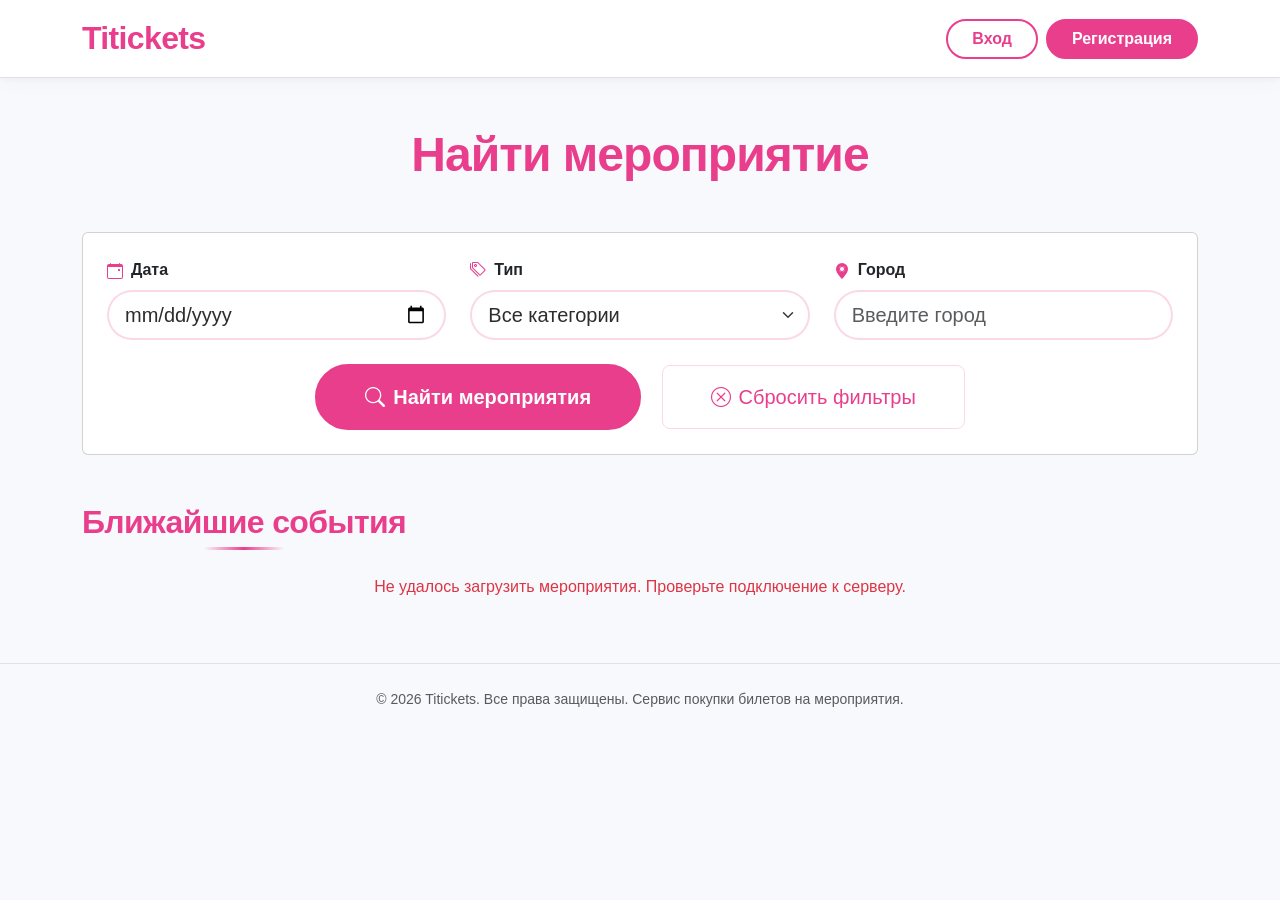
<file: J3210/Воложева Таисия/labs/lab1/TicketPlatform/index.html>
﻿<!DOCTYPE html>
<html lang="ru">

<head>
    <meta charset="UTF-8">
    <meta name="viewport" content="width=device-width, initial-scale=1.0">
    <title>Главная страница — Titickets</title>
    <link href="https://cdn.jsdelivr.net/npm/bootstrap@5.3.8/dist/css/bootstrap.min.css" rel="stylesheet">
    <link rel="stylesheet" href="https://cdn.jsdelivr.net/npm/bootstrap-icons@1.11.3/font/bootstrap-icons.min.css">
    <link rel="stylesheet" href="styles.css">
</head>

<body>
    <a href="#main-content" class="visually-hidden-focusable btn btn-primary m-2">Перейти к основному контенту</a>

    <header class="navbar navbar-expand-lg border-bottom" role="banner">
        <div class="container">
            <a class="navbar-brand fw-bold" href="index.html" aria-label="Titickets — Главная страница">Titickets</a>
            <div id="auth-buttons" class="d-flex align-items-center">
                <a href="login.html" class="btn btn-outline-primary me-2 px-4">Вход</a>
                <a href="register.html" class="btn btn-primary px-4">Регистрация</a>
            </div>
        </div>
    </header>

    <main class="container my-5" id="main-content">
        <div class="text-center mb-5">
            <h1 class="display-5 fw-bold text-rose">Найти мероприятие</h1>
        </div>

        <section class="search-form card p-4 mb-5" aria-labelledby="search-heading">
            <h2 id="search-heading" class="visually-hidden">Фильтры поиска мероприятий</h2>
            <form class="row g-4" id="searchForm">
                <div class="col-md-4">
                    <label for="searchDate" class="form-label fw-semibold">
                        <svg class="icon-svg me-2 text-rose" aria-hidden="true">
                            <use xlink:href="sprite.svg#icon-calendar"></use>
                        </svg>Дата
                    </label>
                    <input type="date" id="searchDate" class="form-control form-control-lg">
                </div>
                <div class="col-md-4">
                    <label for="searchType" class="form-label fw-semibold">
                        <i class="bi bi-tags me-2 text-rose" aria-hidden="true"></i>Тип
                    </label>
                    <select id="searchType" class="form-select form-select-lg">
                        <option value="">Все категории</option>
                        <option value="Концерт">Концерт</option>
                        <option value="Театр">Театр</option>
                        <option value="Выставка">Выставка</option>
                    </select>
                </div>
                <div class="col-md-4 position-relative">
                    <label for="searchCity" class="form-label fw-semibold">
                        <svg class="icon-svg me-2 text-rose" aria-hidden="true">
                            <use xlink:href="sprite.svg#icon-geo"></use>
                        </svg>Город
                    </label>
                    <input type="text" id="searchCity" class="form-control form-control-lg" placeholder="Введите город"
                        autocomplete="off" aria-autocomplete="list" aria-controls="cityDropdown">
                    <div id="cityDropdown" class="dropdown-menu w-100" role="listbox" style="display: none;"></div>
                </div>
                <div class="col-12 text-center mt-4">
                    <button type="submit" class="btn btn-rose btn-lg px-5 py-3">
                        <i class="bi bi-search me-2" aria-hidden="true"></i>Найти мероприятия
                    </button>
                    <button type="button" id="resetFilters" class="btn btn-outline-secondary btn-lg px-5 py-3 ms-3">
                        <i class="bi bi-x-circle me-2" aria-hidden="true"></i>Сбросить фильтры
                    </button>
                </div>
            </form>
        </section>

        <section aria-labelledby="events-heading">
            <h2 id="events-heading" class="section-title text-center mb-4">Ближайшие события</h2>
            <div class="row g-4" id="events-list" aria-live="polite"></div>
        </section>
    </main>

    <footer class="border-top text-center py-4 mt-auto">
        <div class="container">
            <p class="text-muted small mb-0">© 2026 Titickets. Все права защищены. Сервис покупки билетов на
                мероприятия.</p>
        </div>
    </footer>

    <script src="https://cdn.jsdelivr.net/npm/bootstrap@5.3.8/dist/js/bootstrap.bundle.min.js"></script>
    <script>
        function checkAuth() {
            const token = localStorage.getItem('accessToken');
            let user = null;
            try {
                user = JSON.parse(localStorage.getItem('user') || 'null');
            } catch (e) { user = null; }

            const authDiv = document.getElementById('auth-buttons');

            if (token && user && user.email && user.id) {
                const myTicketsLink = user.role === 'organizer' ? '' : '<li><a class="dropdown-item" href="personalAcc.html"><i class="bi bi-ticket-perforated me-2"></i>Мои билеты</a></li>';
                const organizerLink = user.role === 'organizer' ? '<li><a class="dropdown-item" href="organizerAcc.html"><i class="bi bi-mic me-2"></i>Панель организатора</a></li>' : '';
                authDiv.innerHTML = `
                <div class="dropdown">
                    <button class="btn btn-rose dropdown-toggle" type="button" data-bs-toggle="dropdown" aria-expanded="false" aria-haspopup="true">
                        <i class="bi bi-person-circle me-1" aria-hidden="true"></i> ${user.name || user.email}
                    </button>
                    <ul class="dropdown-menu dropdown-menu-end">
                        ${myTicketsLink}
                        ${organizerLink}
                        <li><hr class="dropdown-divider"></li>
                        <li><a class="dropdown-item text-danger" href="#" onclick="logout()"><i class="bi bi-box-arrow-right me-2"></i>Выйти</a></li>
                    </ul>
                </div>
            `;
                return user;
            } else {
                localStorage.removeItem('accessToken');
                localStorage.removeItem('user');
                authDiv.innerHTML = `
                <a href="login.html" class="btn btn-outline-primary me-2 px-4">Вход</a>
                <a href="register.html" class="btn btn-primary px-4">Регистрация</a>
            `;
                return null;
            }
        }

        function logout() {
            localStorage.removeItem('accessToken');
            localStorage.removeItem('user');
            window.location.href = 'index.html';
        }

        function createEventCard(event) {
            const city = event.place.split(',')[0];
            return `
            <article class="col-md-6 col-lg-4">
                <div class="event-card h-100 d-flex flex-column p-3 border rounded shadow-sm">
                    <div class="mb-2"><span class="badge bg-rose-subtle text-rose px-3 py-2 rounded-pill">${event.type}</span></div>
                    <h3 class="h4 fw-bold mb-2">${event.title}</h3>
                    <div class="event-info mb-2 text-muted">
                        <p class="mb-1"><i class="bi bi-calendar-check-fill me-1" aria-hidden="true"></i> <span class="visually-hidden">Дата:</span> ${event.date}</p>
                        <p class="mb-1"><i class="bi bi-pin-map-fill me-1" aria-hidden="true"></i> <span class="visually-hidden">Город:</span> ${city}</p>
                    </div>
                    <p class="text-muted small mb-3">${event.description ? event.description.substring(0, 100) : 'Описание отсутствует'}${event.description && event.description.length > 100 ? '...' : ''}</p>
                    <div class="mt-auto">
                        <a href="event.html?id=${event.id}" class="btn btn-outline-rose w-100 py-2" aria-label="Подробнее о мероприятии ${event.title}">
                            Подробнее
                        </a>
                    </div>
                </div>
            </article>`;
        }

        async function getUniqueCities() {
            try {
                const res = await fetch('http://localhost:3000/events');
                const events = await res.json();
                return [...new Set(events.map(e => e.place.split(',')[0]))];
            } catch { return []; }
        }

        function showCityDropdown(cities, searchTerm) {
            const dropdown = document.getElementById('cityDropdown');
            const filtered = cities.filter(c => c.toLowerCase().includes(searchTerm.toLowerCase()));
            if (filtered.length && searchTerm) {
                dropdown.innerHTML = filtered.map(city => `
                <div role="option" class="dropdown-item city-dropdown-item" tabindex="0" onclick="selectCity('${city.replace(/'/g, "\\'")}')" onkeypress="if(event.key==='Enter') selectCity('${city.replace(/'/g, "\\")}')">
                    ${city}
                </div>`).join('');
                dropdown.style.display = 'block';
            } else dropdown.style.display = 'none';
        }

        function selectCity(city) {
            document.getElementById('searchCity').value = city;
            document.getElementById('cityDropdown').style.display = 'none';
        }

        async function loadEvents(filter = {}) {
            const container = document.getElementById('events-list');
            container.innerHTML = '<div class="col-12 text-center" role="status" aria-label="Загрузка мероприятий"><div class="spinner-border text-rose"></div></div>';
            try {
                let events = await fetch('http://localhost:3000/events').then(res => res.json());
                if (filter.date) events = events.filter(e => e.date === filter.date);
                if (filter.type && filter.type !== '') events = events.filter(e => e.type === filter.type);
                if (filter.city) events = events.filter(e => e.place.split(',')[0].toLowerCase().includes(filter.city.toLowerCase()));

                container.innerHTML = '';
                if (!events.length) {
                    container.innerHTML = '<div class="col-12 text-center" role="alert"><p class="text-muted">По вашему запросу ничего не найдено 😔</p></div>';
                    return;
                }
                events.forEach(e => container.innerHTML += createEventCard(e));
            } catch (error) {
                container.innerHTML = `<div class="col-12 text-center" role="alert"><p class="text-danger">Не удалось загрузить мероприятия. Проверьте подключение к серверу.</p></div>`;
            }
        }

        function handleSearch(e) {
            e.preventDefault();
            loadEvents({
                date: document.getElementById('searchDate').value,
                type: document.getElementById('searchType').value,
                city: document.getElementById('searchCity').value.trim()
            });
        }

        function resetFilters() {
            document.getElementById('searchForm').reset();
            loadEvents();
        }

        document.addEventListener('DOMContentLoaded', () => {
            checkAuth();
            loadEvents();
            document.getElementById('searchForm').addEventListener('submit', handleSearch);
            document.getElementById('resetFilters').addEventListener('click', resetFilters);

            const cityInput = document.getElementById('searchCity');
            let cities = [];
            getUniqueCities().then(c => cities = c);

            cityInput.addEventListener('input', (e) => showCityDropdown(cities, e.target.value));
            document.addEventListener('click', (e) => {
                if (!cityInput.contains(e.target)) document.getElementById('cityDropdown').style.display = 'none';
            });
        });
    </script>
</body>

</html>
</file>
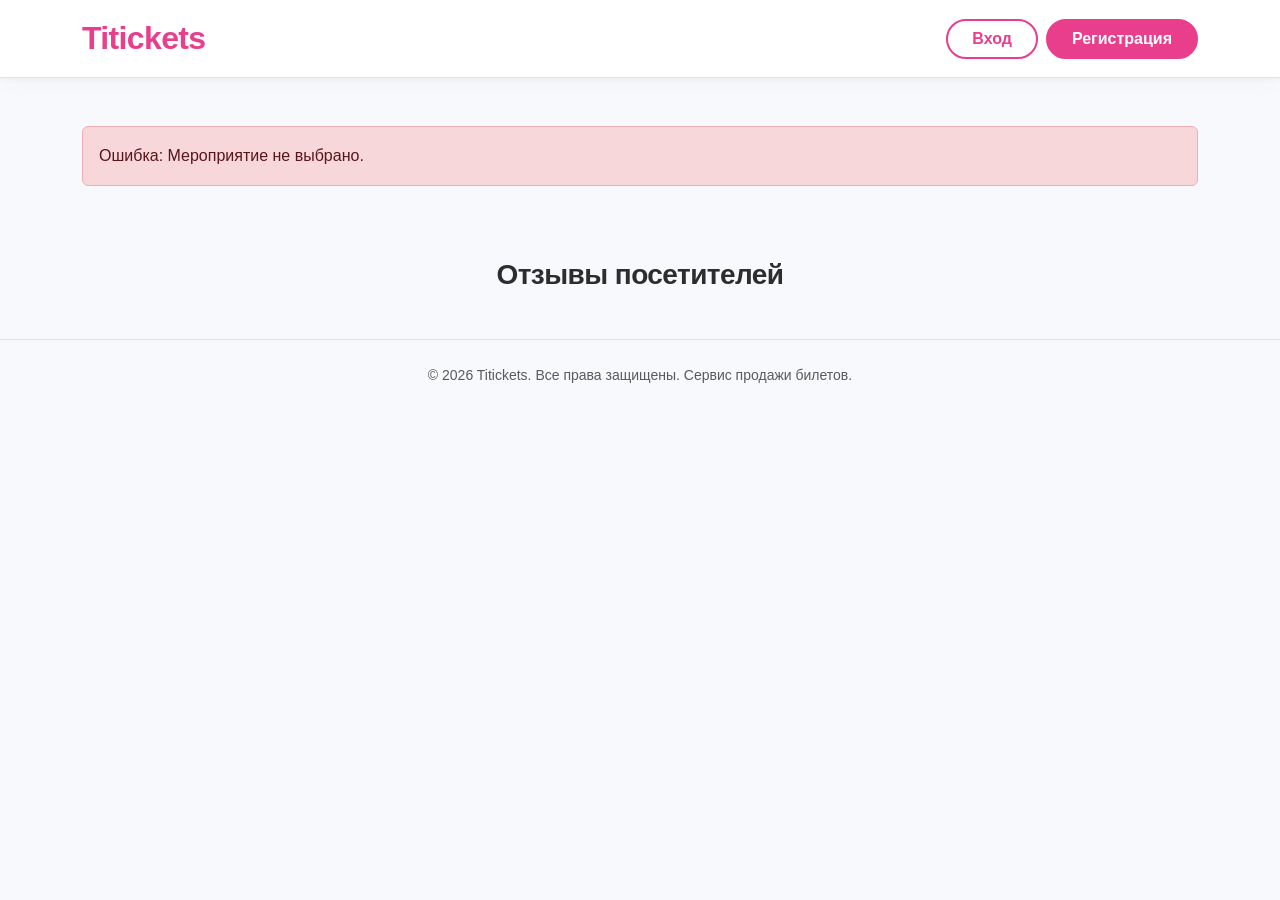
<file: J3210/Воложева Таисия/labs/lab1/TicketPlatform/event.html>
<!DOCTYPE html>
<html lang="ru">

<head>
    <meta charset="UTF-8">
    <meta name="viewport" content="width=device-width, initial-scale=1.0">
    <title>Мероприятие — Titickets</title>
    <link href="https://cdn.jsdelivr.net/npm/bootstrap@5.3.8/dist/css/bootstrap.min.css" rel="stylesheet">
    <link rel="stylesheet" href="https://cdn.jsdelivr.net/npm/bootstrap-icons@1.11.3/font/bootstrap-icons.min.css">
    <link rel="stylesheet" href="styles.css">
</head>

<body>
    <a href="#event-content" class="visually-hidden-focusable btn btn-primary m-2">Перейти к деталям мероприятия</a>

    <header class="navbar navbar-expand-lg border-bottom" role="banner">
        <div class="container">
            <a class="navbar-brand fw-bold" href="index.html" aria-label="Titickets — Главная страница">Titickets</a>
            <nav id="auth-buttons" aria-label="Пользовательское меню"></nav>
        </div>
    </header>

    <main class="container my-5" id="event-content">
        <div id="event-container" aria-live="polite">
            <div class="text-center" role="status">
                <div class="spinner-border text-rose"></div>
                <p>Загрузка данных о мероприятии...</p>
            </div>
        </div>

        <div class="modal fade" id="buyTicketsModal" tabindex="-1" role="dialog" aria-labelledby="buyModalTitle"
            aria-modal="true">
            <div class="modal-dialog modal-dialog-centered">
                <div class="modal-content">
                    <div class="modal-header">
                        <h5 class="modal-title" id="buyModalTitle"><svg class="icon-svg me-2 text-rose"
                                aria-hidden="true">
                                <use xlink:href="sprite.svg#icon-ticket"></use>
                            </svg>Покупка билетов</h5>
                        <button type="button" class="btn-close" data-bs-dismiss="modal"
                            aria-label="Закрыть окно покупки"></button>
                    </div>
                    <div class="modal-body">
                        <div id="modalEventInfo" class="mb-4 text-center"></div>
                        <div class="mb-4">
                            <label for="ticketQuantity" class="form-label fw-semibold d-block text-center">Количество
                                билетов</label>
                            <div class="quantity-selector mx-auto">
                                <button type="button" class="quantity-btn" id="decrementBtn"
                                    aria-label="Уменьшить количество на 1">−</button>
                                <input type="number" id="ticketQuantity" class="quantity-input" value="1" min="1"
                                    readonly aria-live="assertive">
                                <button type="button" class="quantity-btn" id="incrementBtn"
                                    aria-label="Увеличить количество на 1">+</button>
                            </div>
                            <div id="availableInfo" class="available-tickets mt-2 text-center" role="status"></div>
                        </div>
                        <div class="d-flex justify-content-between border-top pt-3">
                            <span class="text-muted">Цена за билет:</span>
                            <span id="pricePerTicket" class="fw-bold"></span>
                        </div>
                        <div class="d-flex justify-content-between mt-2">
                            <span class="h5">Итого:</span>
                            <span id="totalPrice" class="total-price fs-4"></span>
                        </div>
                    </div>
                    <div class="modal-footer">
                        <button class="btn btn-secondary" data-bs-dismiss="modal">Отмена</button>
                        <button class="btn btn-rose px-4" id="confirmPurchaseBtn"><i class="bi bi-check-circle me-2"
                                aria-hidden="true"></i>Купить билеты</button>
                    </div>
                </div>
            </div>
        </div>

        <div class="modal fade" id="hallModal" tabindex="-1" role="dialog" aria-labelledby="hallModalTitle"
            aria-modal="true">
            <div class="modal-dialog modal-lg modal-dialog-centered">
                <div class="modal-content">
                    <div class="modal-header">
                        <h5 class="modal-title" id="hallModalTitle">Схема зрительного зала</h5>
                        <button type="button" class="btn-close" data-bs-dismiss="modal"
                            aria-label="Закрыть схему"></button>
                    </div>
                    <div class="modal-body text-center p-4">
                        <img id="hallSchemeImage" src="images/hall_layout.jpg" class="img-fluid rounded-4"
                            alt="Интерактивная схема зала с указанием секторов и рядов">
                    </div>
                    <div class="modal-footer">
                        <button class="btn btn-outline-rose" data-bs-dismiss="modal">Закрыть</button>
                    </div>
                </div>
            </div>
        </div>

        <section class="reviews-section mt-5 pt-4" aria-labelledby="reviews-title">
            <h3 id="reviews-title" class="text-center mb-4">Отзывы посетителей</h3>
            <div class="row g-4" id="reviews-list" aria-live="polite"></div>
        </section>
    </main>

    <footer class="border-top text-center py-4 mt-auto">
        <p class="text-muted small mb-0">© 2026 Titickets. Все права защищены. Сервис продажи билетов.</p>
    </footer>

    <script src="https://cdn.jsdelivr.net/npm/bootstrap@5.3.8/dist/js/bootstrap.bundle.min.js"></script>
    <script>
        let currentEventData = null, selectedQuantity = 1, currentUser = null;

        function checkAuthAndDisplay() {
            const token = localStorage.getItem('accessToken');
            const user = JSON.parse(localStorage.getItem('user') || 'null');
            const authDiv = document.getElementById('auth-buttons');
            if (token && user && user.email && user.id) {
                currentUser = user;
                const myTicketsLink = user.role === 'organizer' ? '' : '<li><a class="dropdown-item" href="personalAcc.html"><i class="bi bi-ticket-perforated me-2"></i>Мои билеты</a></li>';
                const organizerLink = user.role === 'organizer' ? '<li><a class="dropdown-item" href="organizerAcc.html"><i class="bi bi-mic me-2"></i>Панель организатора</a></li>' : '';
                authDiv.innerHTML = `
                <div class="dropdown">
                    <button class="btn btn-rose dropdown-toggle" type="button" data-bs-toggle="dropdown" aria-expanded="false">
                        <i class="bi bi-person-circle me-1" aria-hidden="true"></i> ${user.name || user.email}
                    </button>
                    <ul class="dropdown-menu dropdown-menu-end">
                        ${myTicketsLink}
                        ${organizerLink}
                        <li><hr class="dropdown-divider"></li>
                        <li><a class="dropdown-item text-danger" href="#" onclick="logout()"><i class="bi bi-box-arrow-right me-2"></i>Выйти</a></li>
                    </ul>
                </div>`;
            } else {
                authDiv.innerHTML = `<a href="login.html" class="btn btn-outline-primary me-2 px-4">Вход</a><a href="register.html" class="btn btn-primary px-4">Регистрация</a>`;
            }
        }

        function logout() {
            localStorage.removeItem('accessToken');
            localStorage.removeItem('user');
            window.location.href = 'index.html';
        }

        function getEventIdFromUrl() { return new URLSearchParams(window.location.search).get('id'); }

        function createReviewCard(r) {
            const stars = '★'.repeat(r.rating) + '☆'.repeat(5 - r.rating);
            return `
            <article class="col-md-4">
                <div class="review-card card h-100 shadow-sm">
                    <div class="card-body">
                        <div class="d-flex justify-content-between align-items-center mb-2">
                            <h4 class="h6 mb-0">${r.author}</h4>
                            <span class="text-warning" role="img" aria-label="Рейтинг: ${r.rating} из 5">${stars}</span>
                        </div>
                        <p class="card-text small">"${r.text}"</p>
                        <time class="text-muted small">${r.date}</time>
                    </div>
                </div>
            </article>`;
        }

        function changeQuantity(delta) {
            if (!currentEventData) return;
            const available = currentEventData.totalTickets - (currentEventData.soldTickets || 0);
            let newVal = selectedQuantity + delta;
            if (newVal >= 1 && newVal <= available) {
                selectedQuantity = newVal;
                document.getElementById('ticketQuantity').value = selectedQuantity;
                updateTotalPrice();
            }
        }

        function updateTotalPrice() {
            if (currentEventData) {
                const total = currentEventData.price * selectedQuantity;
                document.getElementById('totalPrice').innerHTML = `${total.toLocaleString()} ₽`;
            }
        }

        function openPurchaseModal() {
            if (!currentEventData) return;
            if (!currentUser) {
                if (confirm('Для покупки билетов необходимо войти в аккаунт. Перейти на страницу входа?')) window.location.href = 'login.html';
                return;
            }
            if (currentUser.role === 'organizer') {
                alert('Аккаунт организатора не предназначен для покупки билетов.');
                return;
            }
            const available = currentEventData.totalTickets - (currentEventData.soldTickets || 0);
            if (available <= 0) { alert('К сожалению, билеты закончились.'); return; }

            selectedQuantity = 1;
            document.getElementById('ticketQuantity').value = 1;
            document.getElementById('modalEventInfo').innerHTML = `<h6 class="fw-bold">${currentEventData.title}</h6><p class="text-muted small mb-0">${currentEventData.date} • ${currentEventData.place}</p>`;
            document.getElementById('pricePerTicket').innerHTML = `${currentEventData.price.toLocaleString()} ₽`;
            document.getElementById('availableInfo').innerHTML = `Доступно: ${available} шт.`;
            updateTotalPrice();
            new bootstrap.Modal(document.getElementById('buyTicketsModal')).show();
        }

        async function confirmPurchase() {
            const btn = document.getElementById('confirmPurchaseBtn');
            btn.disabled = true;
            try {
                const tickets = [];
                for (let i = 0; i < selectedQuantity; i++) {
                    tickets.push({
                        userId: currentUser.id,
                        eventId: currentEventData.id,
                        eventTitle: currentEventData.title,
                        price: currentEventData.price,
                        date: currentEventData.date,
                        place: currentEventData.place,
                        status: "active",
                        purchaseDate: new Date().toISOString().split('T')[0]
                    });
                }
                const promises = tickets.map(t => fetch('http://localhost:3000/tickets', { method: 'POST', headers: { 'Content-Type': 'application/json' }, body: JSON.stringify(t) }));
                await Promise.all(promises);

                const updatedEvent = { ...currentEventData, soldTickets: (currentEventData.soldTickets || 0) + selectedQuantity };
                await fetch(`http://localhost:3000/events/${currentEventData.id}`, { method: 'PUT', headers: { 'Content-Type': 'application/json' }, body: JSON.stringify(updatedEvent) });

                alert(`Успешно! Куплено билетов: ${selectedQuantity}`);
                bootstrap.Modal.getInstance(document.getElementById('buyTicketsModal')).hide();
                await loadEvent();
            } catch (error) {
                alert('Произошла ошибка при оформлении заказа.');
            } finally {
                btn.disabled = false;
            }
        }

        function displayEvent(event) {
            const container = document.getElementById('event-container');
            const available = event.totalTickets - (event.soldTickets || 0);
            const isSoldOut = available <= 0;
            const isPast = new Date(event.date) < new Date().setHours(0, 0, 0, 0);
            const canBuy = (!currentUser || currentUser.role !== 'organizer') && !isSoldOut && !isPast;

            container.innerHTML = `
            <div class="row g-5 align-items-start">
                <div class="col-lg-6">
                    <img src="${event.posterUrl || 'images/burntShugar.jpg'}" class="img-fluid rounded-4 shadow" alt="Афиша мероприятия ${event.title}">
                </div>
                <div class="col-lg-6">
                    <article class="event-details-card p-4 border rounded-4">
                        <h1 class="h2 fw-bold mb-4">${event.title}</h1>
                        <div class="event-info mb-4">
                            <p class="mb-2"><i class="bi bi-calendar3 me-2 text-rose" aria-hidden="true"></i> <b>Дата:</b> ${event.date}</p>
                            <p class="mb-2"><i class="bi bi-geo-alt me-2 text-rose" aria-hidden="true"></i> <b>Место:</b> ${event.place}</p>
                            <p class="mb-2"><i class="bi bi-wallet2 me-2 text-rose" aria-hidden="true"></i> <b>Цена:</b> ${event.price.toLocaleString()} ₽</p>
                            <p class="mb-0"><i class="bi bi-ticket-perforated me-2 text-rose" aria-hidden="true"></i> <b>Билетов:</b> ${available} из ${event.totalTickets}</p>
                        </div>
                        <p class="lead text-muted mb-4">${event.description || ''}</p>
                        <div class="d-grid gap-3 d-sm-flex">
                            <button onclick="openPurchaseModal()" class="btn btn-rose btn-lg flex-grow-1 py-3" ${!canBuy ? 'disabled' : ''}>
                                ${isPast ? 'Мероприятие завершено' : (isSoldOut ? 'Билетов нет' : 'Купить билеты')}
                            </button>
                            <button class="btn btn-outline-rose btn-lg flex-grow-1 py-3" data-bs-toggle="modal" data-bs-target="#hallModal">
                                <i class="bi bi-map me-2" aria-hidden="true"></i>Схема зала
                            </button>
                        </div>
                        ${(!isSoldOut && available <= 10 && !isPast) ? `
                            <div class="alert alert-warning mt-4 mb-0" role="alert">
                                <i class="bi bi-exclamation-triangle me-2"></i>Поторопитесь! Осталось всего ${available} билетов.
                            </div>` : ''}
                    </article>
                </div>
            </div>`;
        }

        async function loadEvent() {
            checkAuthAndDisplay();
            const id = getEventIdFromUrl();
            if (!id) {
                document.getElementById('event-container').innerHTML = '<div class="alert alert-danger" role="alert">Ошибка: Мероприятие не выбрано.</div>';
                return;
            }
            try {
                const eventRes = await fetch(`http://localhost:3000/events/${id}`);
                if (!eventRes.ok) throw new Error();
                currentEventData = await eventRes.json();

                const ticketsRes = await fetch(`http://localhost:3000/tickets?eventId=${id}&status=active`);
                if (ticketsRes.ok) {
                    const activeTickets = await ticketsRes.json();
                    currentEventData.soldTickets = activeTickets.length;
                }

                displayEvent(currentEventData);
                await loadReviews(id);
            } catch (error) {
                document.getElementById('event-container').innerHTML = '<div class="alert alert-danger" role="alert">Мероприятие не найдено или сервер недоступен.</div>';
            }
        }

        async function loadReviews(eventId) {
            const container = document.getElementById('reviews-list');
            try {
                const reviews = await fetch(`http://localhost:3000/reviews?eventId=${eventId}`).then(res => res.json());
                if (!reviews.length) {
                    container.innerHTML = '<div class="col-12 text-center text-muted py-5"><p>Отзывов пока нет. Будьте первым!</p></div>';
                    return;
                }
                container.innerHTML = reviews.map(r => createReviewCard(r)).join('');
            } catch (error) {
                container.innerHTML = '<p class="text-center text-danger">Не удалось загрузить отзывы.</p>';
            }
        }

        document.getElementById('decrementBtn')?.addEventListener('click', () => changeQuantity(-1));
        document.getElementById('incrementBtn')?.addEventListener('click', () => changeQuantity(1));
        document.getElementById('confirmPurchaseBtn')?.addEventListener('click', confirmPurchase);
        document.addEventListener('DOMContentLoaded', loadEvent);
    </script>
</body>

</html>
</file>
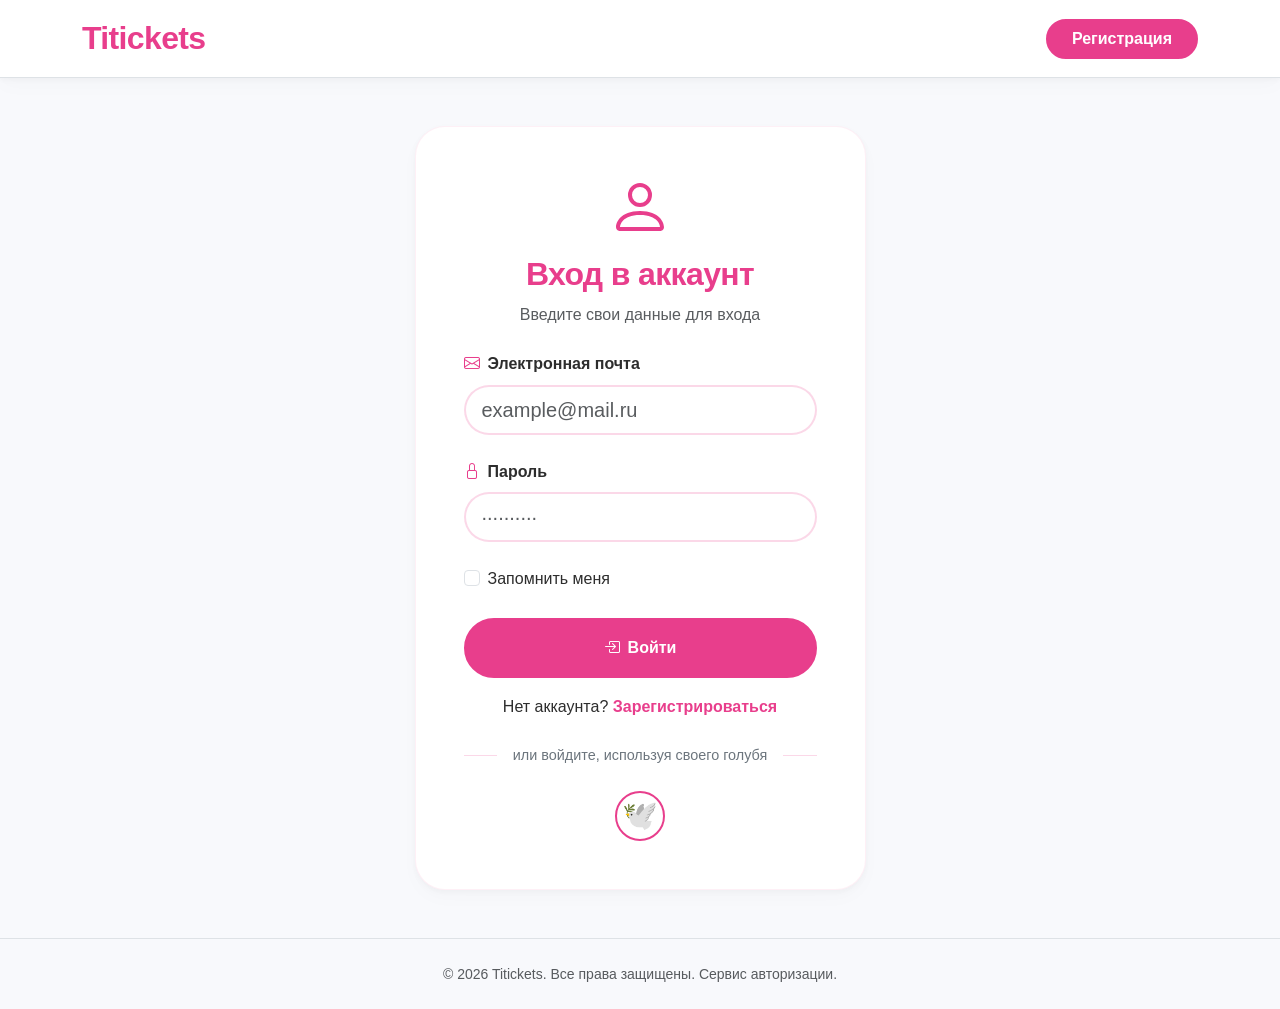
<file: J3210/Воложева Таисия/labs/lab1/TicketPlatform/login.html>
﻿<!DOCTYPE html>
<html lang="ru">

<head>
    <meta charset="UTF-8">
    <meta name="viewport" content="width=device-width, initial-scale=1.0">
    <title>Вход — Titickets</title>
    <link href="https://cdn.jsdelivr.net/npm/bootstrap@5.3.8/dist/css/bootstrap.min.css" rel="stylesheet">
    <link rel="stylesheet" href="https://cdn.jsdelivr.net/npm/bootstrap-icons@1.11.3/font/bootstrap-icons.min.css">
    <link rel="stylesheet" href="styles.css" />
</head>

<body class="d-flex flex-column min-vh-100">
    <a href="#login-main" class="visually-hidden-focusable btn btn-primary m-2">Перейти к форме входа</a>

    <header class="navbar navbar-expand-lg border-bottom" role="banner">
        <div class="container">
            <a class="navbar-brand fw-bold" href="index.html" aria-label="Titickets — Главная страница">Titickets</a>
            <div><a href="register.html" class="btn btn-primary px-4">Регистрация</a></div>
        </div>
    </header>

    <main class="container my-auto py-5" id="login-main">
        <div class="row justify-content-center">
            <div class="col-md-8 col-lg-6 col-xl-5">
                <section class="event-card p-4 p-xl-5" aria-labelledby="login-title">
                    <div class="text-center mb-4">
                        <svg class="icon-svg" style="font-size: 4rem; color: var(--rose);" aria-hidden="true">
                            <use xlink:href="sprite.svg#icon-person"></use>
                        </svg>
                        <h1 id="login-title" class="h2 mt-3 fw-bold" style="color: var(--rose);">Вход в аккаунт</h1>
                        <p class="text-muted">Введите свои данные для входа</p>
                    </div>

                    <div id="errorMessage" class="alert alert-danger" style="display: none;" role="alert"
                        aria-live="assertive"></div>

                    <form id="loginForm">
                        <div class="mb-4">
                            <label for="loginEmail" class="form-label fw-semibold">
                                <i class="bi bi-envelope me-2" style="color: var(--rose);"
                                    aria-hidden="true"></i>Электронная почта
                            </label>
                            <input type="email" id="loginEmail"
                                class="form-control form-control-lg rounded-pill border-2" placeholder="example@mail.ru"
                                required autocomplete="email">
                        </div>
                        <div class="mb-4">
                            <label for="loginPassword" class="form-label fw-semibold">
                                <i class="bi bi-lock me-2" style="color: var(--rose);" aria-hidden="true"></i>Пароль
                            </label>
                            <input type="password" id="loginPassword"
                                class="form-control form-control-lg rounded-pill border-2" placeholder="··········"
                                required autocomplete="current-password">
                        </div>
                        <div class="d-flex justify-content-between align-items-center mb-4">
                            <div class="form-check">
                                <input class="form-check-input" type="checkbox" id="remember">
                                <label class="form-check-label" for="remember">Запомнить меня</label>
                            </div>
                        </div>
                        <button type="submit" class="btn btn-rose w-100 py-3 mb-3">
                            <i class="bi bi-box-arrow-in-right me-2" aria-hidden="true"></i>Войти
                        </button>
                        <p class="text-center mb-0">Нет аккаунта? <a href="register.html"
                                class="text-decoration-none fw-semibold"
                                style="color: var(--rose);">Зарегистрироваться</a></p>
                    </form>

                    <div class="divider my-4" role="separator">или войдите, используя своего голубя</div>

                    <div class="d-flex justify-content-center">
                        <button type="button" class="btn btn-outline-rose rounded-circle pigeon-btn"
                            data-bs-toggle="modal" data-bs-target="#pigeonModal"
                            aria-label="Вход через голубиную почту">
                            <span aria-hidden="true">🕊️</span>
                        </button>
                    </div>
                </section>
            </div>
        </div>
    </main>

    <div id="loadingOverlay" class="spinner-overlay" style="display: none;" role="status" aria-live="polite">
        <div class="spinner-box">
            <div class="spinner-border text-rose" style="width:3rem;height:3rem;"></div>
            <p class="mt-3 mb-0">Вход в аккаунт...</p>
        </div>
    </div>

    <div class="modal fade" id="pigeonModal" tabindex="-1" role="dialog" aria-labelledby="pigeonModalTitle"
        aria-modal="true">
        <div class="modal-dialog">
            <div class="modal-content">
                <div class="modal-header">
                    <h5 class="modal-title" id="pigeonModalTitle">Вход через голубиную почту 🕊️</h5>
                    <button type="button" class="btn-close" data-bs-dismiss="modal" aria-label="Закрыть"></button>
                </div>
                <div class="modal-body">
                    <div class="mb-3">
                        <label for="pigeonId" class="form-label">ID голубя</label>
                        <input type="text" id="pigeonId" class="form-control" placeholder="Введите ID голубя">
                    </div>
                    <div class="mb-3" id="smsSection" style="display: none;">
                        <label for="smsCode" class="form-label">Код из SMS</label>
                        <input type="text" id="smsCode" class="form-control" placeholder="Введите код">
                        <small class="text-muted">Код отправлен на пейджер голубя</small>
                    </div>
                    <div id="pigeonError" class="alert alert-danger" style="display: none;" role="alert"
                        aria-live="assertive"></div>
                </div>
                <div class="modal-footer">
                    <button type="button" class="btn btn-secondary" data-bs-dismiss="modal">Отмена</button>
                    <button type="button" id="sendSmsBtn" class="btn btn-rose">Отправить SMS</button>
                    <button type="button" id="verifySmsBtn" class="btn btn-rose"
                        style="display: none;">Подтвердить</button>
                </div>
            </div>
        </div>
    </div>

    <footer class="text-center py-4 mt-auto border-top">
        <p class="text-muted small mb-0">© 2026 Titickets. Все права защищены. Сервис авторизации.</p>
    </footer>

    <script src="https://cdn.jsdelivr.net/npm/bootstrap@5.3.8/dist/js/bootstrap.bundle.min.js"></script>
    <script>
        let tempPigeonUser = null, generatedCode = null, smsTimeout;

        function showLoading(show) { document.getElementById('loadingOverlay').style.display = show ? 'flex' : 'none'; }

        function saveSessionAndRedirect(user, remember = false) {
            if (!user || !user.role) {
                console.error('Ошибка данных пользователя');
                return false;
            }
            const { password, ...safeUser } = user;
            localStorage.setItem('accessToken', btoa(`${safeUser.email}:${Date.now()}`));
            localStorage.setItem('user', JSON.stringify(safeUser));
            if (remember) localStorage.setItem('rememberMe', 'true');
            window.location.href = safeUser.role === 'organizer' ? 'organizerAcc.html' : 'personalAcc.html';
            return true;
        }

        document.getElementById('loginForm').addEventListener('submit', async (e) => {
            e.preventDefault();
            const email = document.getElementById('loginEmail').value;
            const password = document.getElementById('loginPassword').value;
            const remember = document.getElementById('remember').checked;
            const errorDiv = document.getElementById('errorMessage');

            errorDiv.style.display = 'none';
            showLoading(true);

            try {
                const res = await fetch('http://localhost:3000/users');
                if (!res.ok) throw new Error('Сервер временно недоступен');
                const users = await res.json();
                const user = users.find(u => u.email === email);

                if (user && user.password === password) {
                    saveSessionAndRedirect(user, remember);
                } else {
                    throw new Error('Неверный адрес почты или пароль');
                }
            } catch (err) {
                errorDiv.textContent = err.message;
                errorDiv.style.display = 'block';
                showLoading(false);
            }
        });

        document.getElementById('sendSmsBtn').addEventListener('click', async () => {
            const pigeonId = document.getElementById('pigeonId').value;
            const errorDiv = document.getElementById('pigeonError');
            if (!pigeonId) { errorDiv.textContent = 'Укажите ID голубя'; errorDiv.style.display = 'block'; return; }

            const btn = document.getElementById('sendSmsBtn');
            btn.disabled = true;

            try {
                const res = await fetch('http://localhost:3000/users');
                const users = await res.json();
                const user = users.find(u => u.pigeonId === pigeonId);

                if (user) {
                    tempPigeonUser = user;
                    generatedCode = Math.floor(100000 + Math.random() * 900000).toString();
                    alert(`📱 Код подтверждения: ${generatedCode}`);
                    document.getElementById('smsSection').style.display = 'block';
                    btn.style.display = 'none';
                    document.getElementById('verifySmsBtn').style.display = 'block';
                } else {
                    errorDiv.textContent = 'Голубь с таким ID не найден';
                    errorDiv.style.display = 'block';
                }
            } catch (err) {
                errorDiv.textContent = 'Ошибка связи с сервером';
                errorDiv.style.display = 'block';
            } finally { btn.disabled = false; }
        });

        document.getElementById('verifySmsBtn').addEventListener('click', () => {
            const code = document.getElementById('smsCode').value;
            if (code === generatedCode && tempPigeonUser) {
                const modal = bootstrap.Modal.getInstance(document.getElementById('pigeonModal'));
                modal.hide();
                saveSessionAndRedirect(tempPigeonUser, false);
            } else {
                const errorDiv = document.getElementById('pigeonError');
                errorDiv.textContent = 'Неверный код подтверждения';
                errorDiv.style.display = 'block';
            }
        });

        function resetPigeonModal() {
            document.getElementById('smsSection').style.display = 'none';
            document.getElementById('sendSmsBtn').style.display = 'block';
            document.getElementById('verifySmsBtn').style.display = 'none';
            document.getElementById('smsCode').value = '';
            document.getElementById('pigeonId').value = '';
            document.getElementById('pigeonError').style.display = 'none';
            tempPigeonUser = null;
        }

        document.getElementById('pigeonModal').addEventListener('hidden.bs.modal', resetPigeonModal);
    </script>
</body>

</html>
</file>
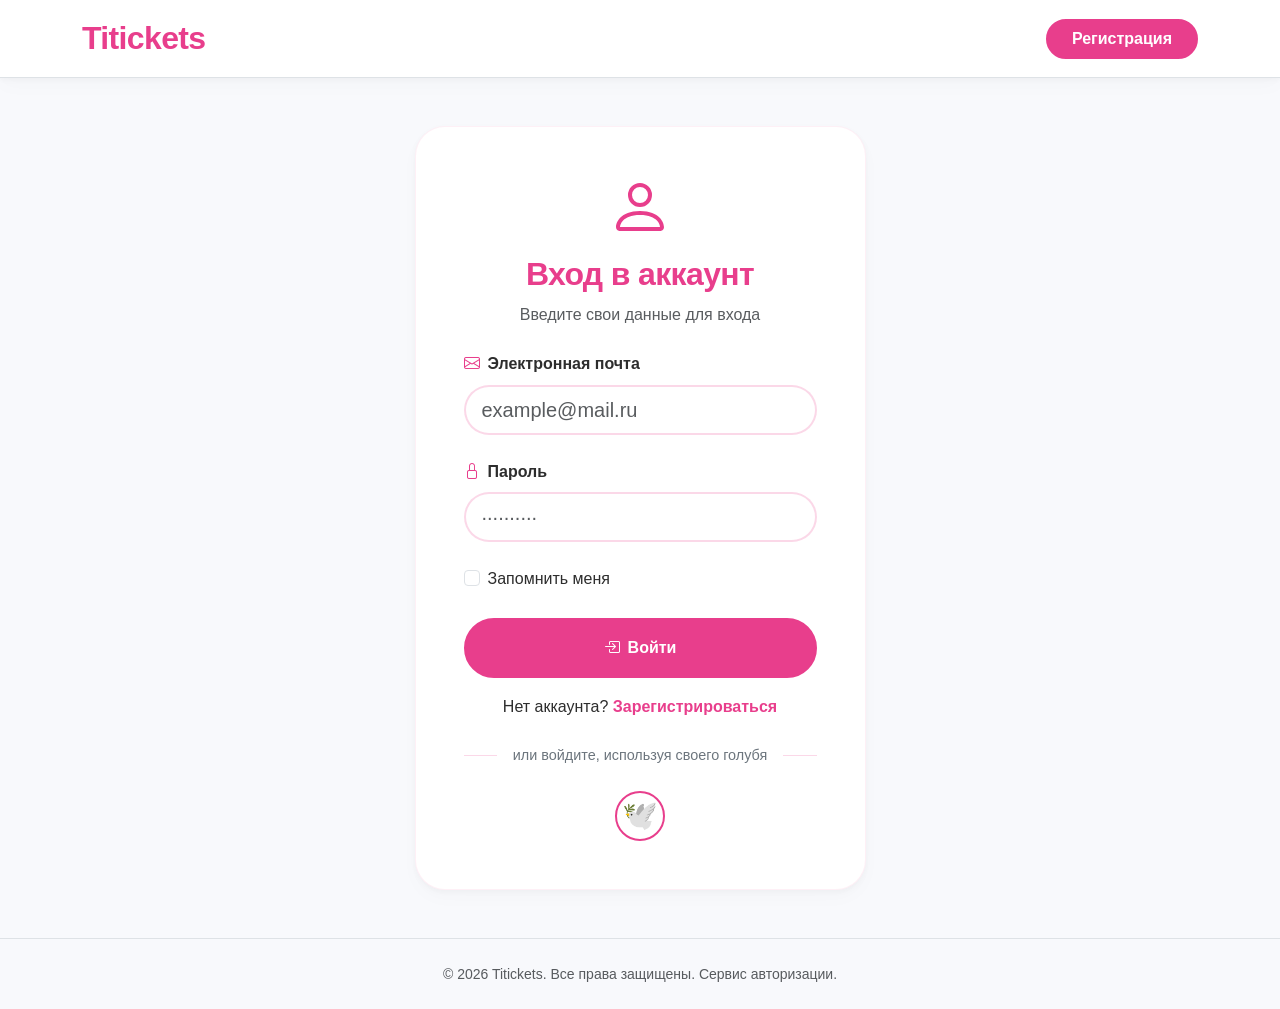
<file: J3210/Воложева Таисия/labs/lab1/TicketPlatform/organizerAcc.html>
<!DOCTYPE html>
<html lang="ru">
<head>
    <meta charset="UTF-8">
    <meta name="viewport" content="width=device-width, initial-scale=1.0">
    <title>Панель организатора — Titickets</title>
    <link href="https://cdn.jsdelivr.net/npm/bootstrap@5.3.8/dist/css/bootstrap.min.css" rel="stylesheet">
    <link rel="stylesheet" href="https://cdn.jsdelivr.net/npm/bootstrap-icons@1.11.3/font/bootstrap-icons.min.css">
    <link rel="stylesheet" href="styles.css">
</head>
<body class="d-flex flex-column min-vh-100">
    <a href="#main-content" class="visually-hidden-focusable btn btn-primary m-2">Перейти к списку событий</a>

    <header class="navbar navbar-expand-lg border-bottom" role="banner">
        <div class="container">
            <a class="navbar-brand fw-bold" href="index.html" aria-label="Titickets — На главную">Titickets</a>
            <nav id="userMenu" aria-label="Меню пользователя"></nav>
        </div>
    </header>

    <main class="container my-5" id="main-content">
        <div class="d-flex justify-content-between align-items-center mb-4">
            <h1 class="h2 fw-bold text-rose">Управление мероприятиями</h1>
            <button class="btn btn-rose px-4" data-bs-toggle="modal" data-bs-target="#createEventModal" aria-haspopup="dialog">
                <i class="bi bi-plus-circle me-2" aria-hidden="true"></i>Создать новое событие
            </button>
        </div>

        <section class="card shadow-sm border-0 rounded-4 overflow-hidden" aria-labelledby="list-heading">
            <h2 id="list-heading" class="visually-hidden">Ваши активные мероприятия</h2>
            <div class="list-group list-group-flush" id="eventsList" aria-live="polite">
                <div class="p-5 text-center" role="status">
                    <div class="spinner-border text-rose" aria-hidden="true"></div>
                    <p class="mt-2 text-muted">Загрузка данных...</p>
                </div>
            </div>
        </section>
    </main>

    <div class="modal fade" id="profileSettingsModal" tabindex="-1" aria-labelledby="profileModalTitle" aria-modal="true" role="dialog">
        <div class="modal-dialog modal-dialog-centered">
            <div class="modal-content border-0 shadow">
                <form id="profileSettingsForm">
                    <div class="modal-header border-0 pb-0">
                        <h5 class="modal-title fw-bold" id="profileModalTitle">Настройки профиля</h5>
                        <button type="button" class="btn-close" data-bs-dismiss="modal" aria-label="Закрыть"></button>
                    </div>
                    <div class="modal-body p-4">
                        <div class="mb-3">
                            <label for="profileName" class="form-label fw-semibold">Ваше имя</label>
                            <input type="text" id="profileName" class="form-control" required>
                        </div>
                        <div class="mb-3">
                            <label for="profileEmail" class="form-label fw-semibold">Email</label>
                            <input type="email" id="profileEmail" class="form-control" required>
                        </div>
                        <hr>
                        <div class="mb-3">
                            <label for="oldPassword" class="form-label fw-semibold text-danger">Текущий пароль</label>
                            <input type="password" id="oldPassword" class="form-control" required placeholder="Введите текущий пароль для подтверждения">
                        </div>
                        <div class="mb-0">
                            <label for="profilePassword" class="form-label fw-semibold">Новый пароль (оставьте пустым, если не хотите менять)</label>
                            <input type="password" id="profilePassword" class="form-control" autocomplete="new-password">
                        </div>
                    </div>
                    <div class="modal-footer border-0">
                        <button type="button" class="btn btn-light" data-bs-dismiss="modal">Отмена</button>
                        <button type="submit" class="btn btn-rose px-4">Сохранить данные</button>
                    </div>
                </form>
            </div>
        </div>
    </div>

    <div class="modal fade" id="createEventModal" tabindex="-1" role="dialog" aria-labelledby="createTitle" aria-modal="true">
        <div class="modal-dialog modal-lg modal-dialog-centered">
            <div class="modal-content border-0 shadow">
                <form id="createEventForm">
                    <div class="modal-header border-0 pb-0">
                        <h5 class="modal-title fw-bold" id="createTitle">Регистрация события</h5>
                        <button type="button" class="btn-close" data-bs-dismiss="modal" aria-label="Закрыть"></button>
                    </div>
                    <div class="modal-body p-4">
                        <div class="row g-3">
                            <div class="col-12">
                                <label for="eventTitle" class="form-label fw-semibold">Название мероприятия</label>
                                <input type="text" id="eventTitle" class="form-control" required>
                            </div>
                            <div class="col-md-6">
                                <label for="eventDate" class="form-label fw-semibold">Дата проведения</label>
                                <input type="date" id="eventDate" class="form-control" required>
                            </div>
                            <div class="col-md-6">
                                <label for="eventType" class="form-label fw-semibold">Тип</label>
                                <select id="eventType" class="form-select">
                                    <option value="Концерт">Концерт</option>
                                    <option value="Театр">Театр</option>
                                    <option value="Выставка">Выставка</option>
                                </select>
                            </div>
                            <div class="col-md-6">
                                <label for="eventPrice" class="form-label fw-semibold">Цена билета (₽)</label>
                                <input type="number" id="eventPrice" class="form-control" required min="0">
                            </div>
                            <div class="col-md-6">
                                <label for="eventTotalTickets" class="form-label fw-semibold">Количество мест</label>
                                <input type="number" id="eventTotalTickets" class="form-control" required min="1">
                            </div>
                            <div class="col-12">
                                <label for="eventPlace" class="form-label fw-semibold">Место / Адрес</label>
                                <input type="text" id="eventPlace" class="form-control" required>
                            </div>
                            <div class="col-12">
                                <label for="eventDescription" class="form-label fw-semibold">Описание</label>
                                <textarea id="eventDescription" class="form-control" rows="3"></textarea>
                            </div>
                        </div>
                    </div>
                    <div class="modal-footer border-0">
                        <button type="button" class="btn btn-light" data-bs-dismiss="modal">Отмена</button>
                        <button type="submit" class="btn btn-rose px-4">Создать</button>
                    </div>
                </form>
            </div>
        </div>
    </div>

    <div class="modal fade" id="editEventModal" tabindex="-1" role="dialog" aria-labelledby="editTitleLabel" aria-modal="true">
        <div class="modal-dialog modal-lg modal-dialog-centered">
            <div class="modal-content border-0 shadow">
                <form id="editEventForm">
                    <input type="hidden" id="editEventId">
                    <div class="modal-header border-0">
                        <h5 class="modal-title fw-bold" id="editTitleLabel">Редактирование события</h5>
                        <button type="button" class="btn-close" data-bs-dismiss="modal" aria-label="Закрыть"></button>
                    </div>
                    <div class="modal-body p-4">
                        <div class="row g-3">
                            <div class="col-12">
                                <label for="editTitle" class="form-label fw-semibold">Название</label>
                                <input type="text" id="editTitle" class="form-control" required>
                            </div>
                            <div class="col-md-6">
                                <label for="editDate" class="form-label fw-semibold">Дата</label>
                                <input type="date" id="editDate" class="form-control" required>
                            </div>
                            <div class="col-md-6">
                                <label for="editPrice" class="form-label fw-semibold">Цена (₽)</label>
                                <input type="number" id="editPrice" class="form-control" required>
                            </div>
                            <div class="col-md-6">
                                <label for="editTotalTickets" class="form-label fw-semibold">Всего билетов</label>
                                <input type="number" id="editTotalTickets" class="form-control" required>
                            </div>
                            <div class="col-12">
                                <label for="editPlace" class="form-label fw-semibold">Место</label>
                                <input type="text" id="editPlace" class="form-control" required>
                            </div>
                        </div>
                    </div>
                    <div class="modal-footer border-0">
                        <button type="button" class="btn btn-light" data-bs-dismiss="modal">Отмена</button>
                        <button type="submit" class="btn btn-rose px-4">Сохранить</button>
                    </div>
                </form>
            </div>
        </div>
    </div>

    <footer class="border-top text-center py-4 mt-auto">
        <p class="text-muted small mb-0">© 2026 Titickets Organizer. Все инструменты управления доступны.</p>
    </footer>

    <script src="https://cdn.jsdelivr.net/npm/bootstrap@5.3.8/dist/js/bootstrap.bundle.min.js"></script>
    <script>
    let currentUser = null;

    function checkAccess() {
        const user = JSON.parse(localStorage.getItem('user') || 'null');
        if (!user || user.role !== 'organizer') {
            window.location.href = 'login.html';
            return;
        }
        currentUser = user;
        document.getElementById('userMenu').innerHTML = `
            <div class="dropdown">
                <button class="btn btn-rose dropdown-toggle" type="button" id="userDropdown" data-bs-toggle="dropdown" aria-expanded="false">
                    <i class="bi bi-person-badge-fill me-1" aria-hidden="true"></i> ${user.name || user.email}
                </button>
                <ul class="dropdown-menu dropdown-menu-end shadow border-0" aria-labelledby="userDropdown">
                    <li><a class="dropdown-item" href="#" onclick="openProfileModal()">
                        <i class="bi bi-gear me-2"></i>Настройки профиля
                    </a></li>
                    <li><hr class="dropdown-divider"></li>
                    <li><a class="dropdown-item text-danger" href="#" onclick="logout()">
                        <i class="bi bi-door-open me-2"></i>Выйти
                    </a></li>
                </ul>
            </div>`;
    }

    function openProfileModal() {
        document.getElementById('profileName').value = currentUser.name || '';
        document.getElementById('profileEmail').value = currentUser.email || '';
        document.getElementById('profilePassword').value = '';
        document.getElementById('oldPassword').value = ''; // Очищаем поле старого пароля
        new bootstrap.Modal(document.getElementById('profileSettingsModal')).show();
    }

    document.getElementById('profileSettingsForm').addEventListener('submit', async (e) => {
        e.preventDefault();
        const oldPass = document.getElementById('oldPassword').value;
        const newName = document.getElementById('profileName').value.trim();
        const newEmail = document.getElementById('profileEmail').value.trim();
        const newPass = document.getElementById('profilePassword').value;

        // ПРОВЕРКА СТАРОГО ПАРОЛЯ
        if (oldPass !== currentUser.password) {
            alert('Неверный текущий пароль! Изменения не сохранены.');
            return;
        }

        try {
            const updatedFields = { name: newName, email: newEmail };
            if (newPass.length > 0) {
                updatedFields.password = newPass; 
            }

            const res = await fetch(`http://localhost:3000/users/${currentUser.id}`, {
                method: 'PATCH',
                headers: { 'Content-Type': 'application/json' },
                body: JSON.stringify(updatedFields)
            });

            if (res.ok) {
                const updatedUser = await res.json();
                localStorage.setItem('user', JSON.stringify(updatedUser));
                currentUser = updatedUser;
                alert('Профиль успешно обновлен!');
                location.reload(); 
            } else {
                throw new Error('Ошибка обновления');
            }
        } catch (err) {
            alert('Не удалось обновить данные профиля.');
        }
    });

    function logout() {
        localStorage.removeItem('accessToken');
        localStorage.removeItem('user');
        window.location.href = 'index.html';
    }

    async function loadEvents() {
        const list = document.getElementById('eventsList');
        try {
            const res = await fetch(`http://localhost:3000/events?organizerId=${currentUser.id}`);
            const events = await res.json();
            if (!events.length) {
                list.innerHTML = `<div class="p-5 text-center text-muted" role="status">Список пуст. Создайте первое мероприятие!</div>`;
                return;
            }
            list.innerHTML = events.map(e => `
                <div class="list-group-item event-item p-4 border-bottom">
                    <div class="row align-items-center">
                        <div class="col">
                            <h3 class="h5 fw-bold mb-1">${e.title}</h3>
                            <p class="text-muted small mb-0"><b>Дата:</b> ${e.date} | <b>Продано:</b> ${e.soldTickets || 0} из ${e.totalTickets}</p>
                        </div>
                        <div class="col-auto">
                            <button onclick="openEditModal(${e.id})" class="btn btn-sm btn-outline-primary me-2"><i class="bi bi-pencil"></i></button>
                            <button onclick="deleteEvent(${e.id})" class="btn btn-sm btn-outline-danger"><i class="bi bi-trash"></i></button>
                        </div>
                    </div>
                </div>
            `).join('');
        } catch (err) {
            list.innerHTML = `<div class="alert alert-danger m-3">Ошибка подключения к серверу.</div>`;
        }
    }

    document.getElementById('createEventForm').addEventListener('submit', async (e) => {
        e.preventDefault();
        const newEvent = {
            title: document.getElementById('eventTitle').value.trim(),
            date: document.getElementById('eventDate').value,
            price: Number(document.getElementById('eventPrice').value),
            place: document.getElementById('eventPlace').value.trim(),
            type: document.getElementById('eventType').value,
            totalTickets: Number(document.getElementById('eventTotalTickets').value),
            description: document.getElementById('eventDescription').value.trim(),
            organizerId: currentUser.id,
            soldTickets: 0
        };
        await fetch('http://localhost:3000/events', {
            method: 'POST',
            headers: { 'Content-Type': 'application/json' },
            body: JSON.stringify(newEvent)
        });
        bootstrap.Modal.getInstance(document.getElementById('createEventModal')).hide();
        loadEvents();
    });

    async function openEditModal(id) {
        const res = await fetch(`http://localhost:3000/events/${id}`);
        const e = await res.json();
        document.getElementById('editEventId').value = e.id;
        document.getElementById('editTitle').value = e.title;
        document.getElementById('editDate').value = e.date;
        document.getElementById('editPrice').value = e.price;
        document.getElementById('editTotalTickets').value = e.totalTickets;
        document.getElementById('editPlace').value = e.place;
        new bootstrap.Modal(document.getElementById('editEventModal')).show();
    }

    document.getElementById('editEventForm').addEventListener('submit', async (e) => {
        e.preventDefault();
        const id = document.getElementById('editEventId').value;
        const resGet = await fetch(`http://localhost:3000/events/${id}`);
        const existing = await resGet.json();
        const updated = {
            ...existing,
            title: document.getElementById('editTitle').value,
            date: document.getElementById('editDate').value,
            price: Number(document.getElementById('editPrice').value),
            totalTickets: Number(document.getElementById('editTotalTickets').value),
            place: document.getElementById('editPlace').value
        };
        await fetch(`http://localhost:3000/events/${id}`, {
            method: 'PUT',
            headers: { 'Content-Type': 'application/json' },
            body: JSON.stringify(updated)
        });
        bootstrap.Modal.getInstance(document.getElementById('editEventModal')).hide();
        loadEvents();
    });

    async function deleteEvent(id) {
        if (!confirm('Вы уверены?')) return;
        await fetch(`http://localhost:3000/events/${id}`, { method: 'DELETE' });
        loadEvents();
    }

    document.addEventListener('DOMContentLoaded', () => {
        checkAccess();
        loadEvents();
    });
    </script>
</body>
</html>
</file>
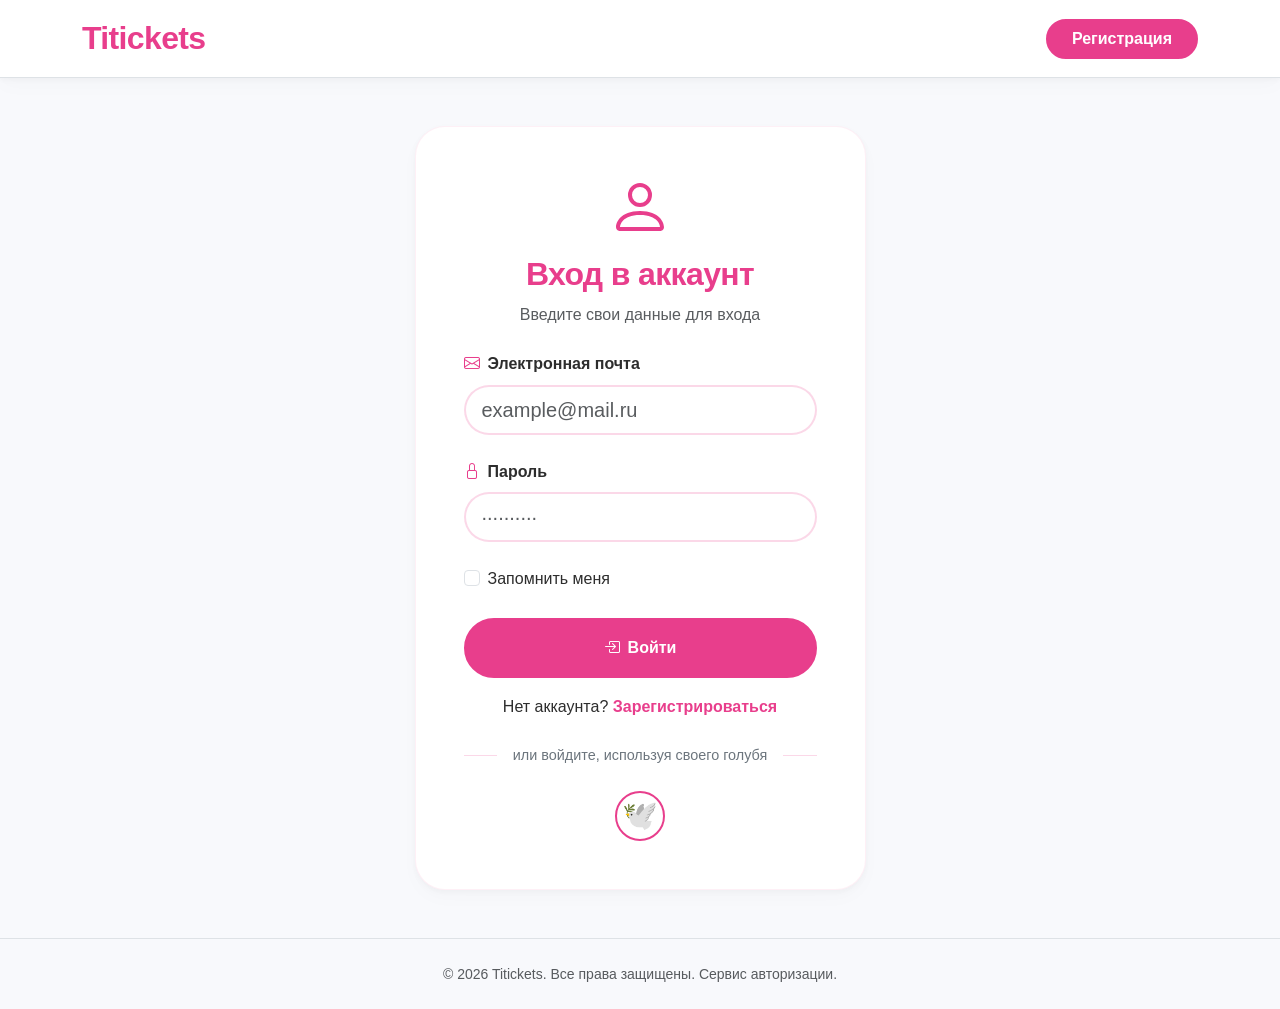
<file: J3210/Воложева Таисия/labs/lab1/TicketPlatform/personalAcc.html>
<!DOCTYPE html>
<html lang="ru">
<head>
    <meta charset="UTF-8">
    <meta name="viewport" content="width=device-width, initial-scale=1.0">
    <title>Личный кабинет — Titickets</title>
    <link href="https://cdn.jsdelivr.net/npm/bootstrap@5.3.8/dist/css/bootstrap.min.css" rel="stylesheet">
    <link rel="stylesheet" href="https://cdn.jsdelivr.net/npm/bootstrap-icons@1.11.3/font/bootstrap-icons.min.css">
    <link rel="stylesheet" href="styles.css">
</head>
<body class="d-flex flex-column min-vh-100">
    <header class="navbar navbar-expand-lg">
        <div class="container">
            <a class="navbar-brand" href="index.html">Titickets</a>
            <div id="userMenu"></div>
        </div>
    </header>

    <main class="container my-4">
        <ul class="nav nav-tabs mb-4" id="myTab" role="tablist">
            <li class="nav-item" role="presentation">
                <button class="nav-link active" id="tickets-tab" data-bs-toggle="tab" data-bs-target="#tickets" type="button" role="tab" aria-selected="true">
                    <svg class="icon-svg me-2"><use xlink:href="sprite.svg#icon-ticket"></use></svg>Мои билеты
                </button>
            </li>
            <li class="nav-item" role="presentation">
                <button class="nav-link" id="profile-tab" data-bs-toggle="tab" data-bs-target="#profile" type="button" role="tab" aria-selected="false">
                    <svg class="icon-svg me-2"><use xlink:href="sprite.svg#icon-person"></use></svg>Профиль
                </button>
            </li>
        </ul>

        <div class="tab-content">
            <div class="tab-pane fade show active" id="tickets" role="tabpanel" aria-labelledby="tickets-tab">
                <div id="ticketsContainer"><div class="text-center"><div class="spinner-border text-rose" role="status"></div></div></div>
                <div class="event-card p-3 mt-4" id="returnsContainer">
                    <h5 class="mb-3"><i class="bi bi-arrow-return-left me-2 text-rose"></i>Возвраты</h5>
                    <div id="returnsList"><p class="text-muted text-center">Загрузка...</p></div>
                </div>
            </div>

            <div class="tab-pane fade" id="profile" role="tabpanel" aria-labelledby="profile-tab">
                <div class="event-card p-4">
                    <div class="text-center mb-4">
                        <svg class="icon-svg" style="font-size: 4rem; color: var(--rose);"><use xlink:href="sprite.svg#icon-person"></use></svg>
                        <h3 class="mt-2" id="profileName"></h3>
                        <p class="text-muted" id="profileRole"></p>
                    </div>
                    <div id="viewProfile">
                        <div class="row">
                            <div class="col-md-6"><div class="profile-field"><div class="profile-label">Email</div><div id="viewEmail"></div></div></div>
                            <div class="col-md-6"><div class="profile-field"><div class="profile-label">Имя</div><div id="viewName"></div></div></div>
                            <div class="col-md-6"><div class="profile-field"><div class="profile-label">Фамилия</div><div id="viewSurname"></div></div></div>
                            <div class="col-md-6"><div class="profile-field"><div class="profile-label">ID голубя</div><div id="viewPigeonId"></div></div></div>
                        </div>
                        <div id="organizerProfileFields" style="display: none;">
                            <hr><h5 class="mb-3">Данные организации</h5>
                            <div class="row">
                                <div class="col-md-6"><div class="profile-field"><div class="profile-label">Название организации</div><div id="viewOrgName"></div></div></div>
                                <div class="col-md-6"><div class="profile-field"><div class="profile-label">Телефон</div><div id="viewPhone"></div></div></div>
                            </div>
                        </div>
                        <div class="text-center mt-4">
                            <button class="btn btn-rose" onclick="showEditForm()"><i class="bi bi-pencil me-2"></i>Редактировать профиль</button>
                        </div>
                    </div>

                    <div id="editProfile" style="display: none;">
                        <form id="editProfileForm">
                            <div class="mb-3"><label for="editName" class="form-label">Имя</label><input type="text" id="editName" class="form-control" autocomplete="given-name" required></div>
                            <div class="mb-3"><label for="editSurname" class="form-label">Фамилия</label><input type="text" id="editSurname" class="form-control" autocomplete="family-name"></div>
                            <div class="mb-3"><label for="editPigeonId" class="form-label">ID голубя</label><input type="text" id="editPigeonId" class="form-control"><small class="text-muted">Укажите ID вашего почтового голубя</small></div>
                            
                            <div id="organizerEditFields" style="display: none;">
                                <div class="mb-3"><label for="editOrgName" class="form-label">Название организации</label><input type="text" id="editOrgName" class="form-control"></div>
                                <div class="mb-3"><label for="editPhone" class="form-label">Контактный телефон</label><input type="tel" id="editPhone" class="form-control" autocomplete="tel"></div>
                            </div>

                            <hr class="my-4">
                            <div class="mb-3">
                                <label for="currentPassword" class="form-label fw-bold text-danger">Текущий пароль *</label>
                                <input type="password" id="currentPassword" class="form-control border-danger-subtle" autocomplete="current-password" required placeholder="Обязательно для сохранения изменений">
                            </div>

                            <div class="mb-3">
                                <label for="editPassword" class="form-label">Новый пароль (необязательно)</label>
                                <input type="password" id="editPassword" class="form-control" autocomplete="new-password" placeholder="минимум 6 символов">
                            </div>

                            <div class="d-flex gap-2 mt-4">
                                <button type="submit" class="btn btn-rose">Сохранить изменения</button>
                                <button type="button" class="btn btn-outline-secondary" onclick="cancelEdit()">Отмена</button>
                            </div>
                        </form>
                    </div>
                </div>
            </div>
        </div>
    </main>

    <div class="modal fade" id="returnQuantityModal" tabindex="-1" aria-hidden="true">
        <div class="modal-dialog modal-dialog-centered">
            <div class="modal-content">
                <div class="modal-header">
                    <h5 class="modal-title"><i class="bi bi-arrow-return-left me-2 text-rose"></i>Возврат билетов</h5>
                    <button type="button" class="btn-close" data-bs-dismiss="modal" aria-label="Закрыть"></button>
                </div>
                <div class="modal-body">
                    <div id="returnModalInfo" class="mb-3"></div>
                    <div class="mb-3">
                        <label class="form-label fw-semibold">Количество билетов к возврату</label>
                        <div class="quantity-selector">
                            <button type="button" class="quantity-btn" id="returnDecrementBtn" aria-label="Уменьшить">−</button>
                            <input type="number" id="returnQuantity" class="quantity-input" value="1" min="1" readonly aria-live="polite">
                            <button type="button" class="quantity-btn" id="returnIncrementBtn" aria-label="Увеличить">+</button>
                        </div>
                        <div class="available-tickets mt-2" id="returnAvailableInfo"></div>
                    </div>
                    <div class="mb-3">
                        <label class="form-label fw-semibold">Сумма к возврату</label>
                        <div id="returnTotalPrice" class="total-price fs-4" style="color: var(--rose); font-weight: bold;"></div>
                    </div>
                </div>
                <div class="modal-footer">
                    <button type="button" class="btn btn-secondary" data-bs-dismiss="modal">Отмена</button>
                    <button type="button" class="btn btn-rose" id="confirmPartialReturnBtn"><i class="bi bi-check-circle me-2"></i>Вернуть</button>
                </div>
            </div>
        </div>
    </div>

    <footer class="text-center py-3 mt-auto"><small class="text-muted">© 2026 Titickets</small></footer>

    <script src="https://cdn.jsdelivr.net/npm/bootstrap@5.3.8/dist/js/bootstrap.bundle.min.js"></script>
    <script>
    let currentUser = null;
    let selectedGroupForReturn = null;
    let selectedReturnQuantity = 1;

    function checkAuth() {
        const token = localStorage.getItem('accessToken');
        const user = JSON.parse(localStorage.getItem('user') || 'null');
        
        if (!token || !user || !user.email || !user.id) {
            alert('Пожалуйста, войдите в аккаунт');
            window.location.href = 'login.html';
            return false;
        }
        
        currentUser = user;
        
        document.getElementById('userMenu').innerHTML = `
            <div class="dropdown">
                <button class="btn btn-rose dropdown-toggle" type="button" data-bs-toggle="dropdown" aria-expanded="false">
                    <i class="bi bi-person-circle me-1"></i> ${user.name || user.email}
                </button>
                <ul class="dropdown-menu dropdown-menu-end">
                    <li><a class="dropdown-item active" href="personalAcc.html"><svg class="icon-svg me-2"><use xlink:href="sprite.svg#icon-ticket"></use></svg>Мои билеты</a></li>
                    ${user.role === 'organizer' ? `<li><a class="dropdown-item" href="organizerAcc.html"><i class="bi bi-mic me-2"></i>Панель организатора</a></li>` : ''}
                    <li><hr class="dropdown-divider"></li>
                    <li><a class="dropdown-item text-danger" href="#" onclick="logout()"><i class="bi bi-box-arrow-right me-2"></i>Выйти</a></li>
                </ul>
            </div>
        `;
        loadProfileData();
        return true;
    }
    
    function logout() { localStorage.removeItem('accessToken'); localStorage.removeItem('user'); window.location.href = 'index.html'; }
    
    function loadProfileData() {
        document.getElementById('profileName').textContent = `${currentUser.name || ''} ${currentUser.surname || ''}`.trim() || currentUser.email;
        document.getElementById('profileRole').textContent = currentUser.role === 'organizer' ? 'Организатор' : 'Посетитель';
        document.getElementById('viewEmail').textContent = currentUser.email;
        document.getElementById('viewName').textContent = currentUser.name || 'Не указано';
        document.getElementById('viewSurname').textContent = currentUser.surname || 'Не указано';
        document.getElementById('viewPigeonId').textContent = currentUser.pigeonId || 'Не указан';
        if (currentUser.role === 'organizer') {
            document.getElementById('organizerProfileFields').style.display = 'block';
            document.getElementById('organizerEditFields').style.display = 'block';
            document.getElementById('viewOrgName').textContent = currentUser.organizationName || 'Не указано';
            document.getElementById('viewPhone').textContent = currentUser.phone || 'Не указано';
        }
    }

    function showEditForm() {
        document.getElementById('viewProfile').style.display = 'none'; document.getElementById('editProfile').style.display = 'block';
        document.getElementById('editName').value = currentUser.name || ''; 
        document.getElementById('editSurname').value = currentUser.surname || ''; 
        document.getElementById('editPigeonId').value = currentUser.pigeonId || '';
        document.getElementById('currentPassword').value = '';
        if (currentUser.role === 'organizer') { 
            document.getElementById('editOrgName').value = currentUser.organizationName || ''; 
            document.getElementById('editPhone').value = currentUser.phone || ''; 
        }
    }

    function cancelEdit() { 
        document.getElementById('viewProfile').style.display = 'block'; 
        document.getElementById('editProfile').style.display = 'none'; 
        document.getElementById('editPassword').value = '';
        document.getElementById('currentPassword').value = '';
    }
    
    document.getElementById('editProfileForm')?.addEventListener('submit', async (e) => {
        e.preventDefault();
        
        // ПРОВЕРКА ПАРОЛЯ
        const currentPasswordInput = document.getElementById('currentPassword').value;
        if (currentPasswordInput !== currentUser.password) {
            alert('❌ Неверный текущий пароль. Изменения не сохранены.');
            return;
        }

        const updatedUser = { ...currentUser };
        updatedUser.name = document.getElementById('editName').value;
        updatedUser.surname = document.getElementById('editSurname').value;
        updatedUser.pigeonId = document.getElementById('editPigeonId').value;
        
        if (currentUser.role === 'organizer') { 
            updatedUser.organizationName = document.getElementById('editOrgName').value; 
            updatedUser.phone = document.getElementById('editPhone').value; 
        }

        const newPassword = document.getElementById('editPassword').value;
        if (newPassword) { 
            if (newPassword.length < 6) return alert('Пароль минимум 6 символов'); 
            updatedUser.password = newPassword; 
        }

        try {
            const res = await fetch(`http://localhost:3000/users/${currentUser.id}`, { 
                method: 'PUT', 
                headers: { 'Content-Type': 'application/json' }, 
                body: JSON.stringify(updatedUser) 
            });
            if (res.ok) { 
                currentUser = await res.json(); 
                localStorage.setItem('user', JSON.stringify(currentUser)); 
                alert('✅ Профиль обновлен!'); 
                cancelEdit(); 
                loadProfileData(); 
            }
        } catch (error) { alert('❌ Ошибка при сохранении'); }
    });

    function groupTicketsByEvent(tickets) {
        const grouped = {};
        tickets.forEach(ticket => {
            const key = `${ticket.eventId}_${ticket.eventTitle}`;
            if (!grouped[key]) grouped[key] = { eventId: ticket.eventId, eventTitle: ticket.eventTitle, place: ticket.place, price: ticket.price, date: ticket.date, tickets: [], totalQuantity: 0 };
            grouped[key].tickets.push(ticket); grouped[key].totalQuantity++;
        });
        return Object.values(grouped);
    }
    
    async function loadUserTickets() {
        const container = document.getElementById('ticketsContainer');
        try {
            const response = await fetch('http://localhost:3000/tickets');
            const allTickets = await response.json();
            const userTickets = allTickets.filter(ticket => String(ticket.userId) === String(currentUser.id));
            if (userTickets.length === 0) {
                container.innerHTML = `<div class="text-center text-muted p-5"><i class="bi bi-ticket-perforated" style="font-size: 4rem;"></i><p class="mt-3">У вас пока нет купленных билетов</p><a href="index.html" class="btn btn-rose">Купить билет</a></div>`; return;
            }
            const today = new Date().toISOString().split('T')[0];
            const activeTickets = userTickets.filter(t => t.status === 'active' && t.date >= today);
            const pastTickets = userTickets.filter(t => t.status === 'active' && t.date < today);
            let html = '';
            
            const groupedActive = groupTicketsByEvent(activeTickets);
            if (groupedActive.length > 0) {
                html += `<h5 class="mb-3">Активные <span class="badge bg-rose-subtle text-rose">${groupedActive.reduce((sum, g) => sum + g.totalQuantity, 0)}</span></h5><div class="row g-3 mb-4">`;
                groupedActive.forEach(group => {
                    html += `<div class="col-md-4"><div class="event-card p-3 h-100 grouped-ticket-card"><div class="d-flex justify-content-between align-items-start mb-2"><span class="badge" style="background: var(--rose-light);">${group.totalQuantity} билет(а)</span><small>${group.date}</small></div><h6 class="fw-bold mt-2">${group.eventTitle}</h6><small class="text-muted d-block mb-2">${group.place}</small><div class="d-flex justify-content-between align-items-center mt-2"><div><span class="fw-bold" style="color: var(--rose);">${group.price} ₽</span><span class="ticket-quantity ms-2">×${group.totalQuantity}</span></div><button class="btn btn-sm btn-outline-rose" onclick="openReturnQuantityModal(${group.eventId}, '${group.eventTitle}', ${group.price}, ${group.totalQuantity})">Вернуть</button></div></div></div>`;
                });
                html += `</div>`;
            }
            
            const groupedPast = groupTicketsByEvent(pastTickets);
            if (groupedPast.length > 0) {
                html += `<h5 class="mb-3 mt-4">Прошедшие <span class="badge bg-secondary">${groupedPast.reduce((sum, g) => sum + g.totalQuantity, 0)}</span></h5><div class="row g-3">`;
                groupedPast.forEach(group => {
                    html += `<div class="col-md-4"><div class="event-card p-3 h-100 opacity-75"><div class="d-flex justify-content-between mb-2"><span class="badge bg-secondary">${group.totalQuantity} билет(а)</span><small>${group.date}</small></div><h6 class="fw-bold mt-2">${group.eventTitle}</h6><small class="text-muted d-block">${group.place}</small><div class="d-flex justify-content-between mt-2"><div><span class="fw-bold" style="color: var(--rose);">${group.price} ₽</span></div><span class="badge bg-secondary">Использован</span></div></div></div>`;
                });
                html += `</div>`;
            }
            container.innerHTML = html || `<div class="text-center text-muted p-5"><i class="bi bi-ticket-perforated" style="font-size: 4rem;"></i><p class="mt-3">У вас нет активных билетов</p></div>`;
            loadReturns(userTickets);
        } catch (error) { container.innerHTML = `<div class="text-center text-danger"><p>Ошибка загрузки билетов</p></div>`; }
    }
    
    function openReturnQuantityModal(eventId, eventTitle, price, maxQuantity) {
        selectedGroupForReturn = { eventId, eventTitle, price, maxQuantity };
        selectedReturnQuantity = 1;
        document.getElementById('returnModalInfo').innerHTML = `<div class="text-center"><h6 class="fw-bold">${eventTitle}</h6><small class="text-muted">Цена за билет: ${price.toLocaleString()} ₽</small></div>`;
        document.getElementById('returnQuantity').value = 1;
        document.getElementById('returnAvailableInfo').innerHTML = `Доступно для возврата: ${maxQuantity} билет(ов)`;
        updateReturnTotalPrice();
        document.getElementById('returnDecrementBtn').disabled = true; document.getElementById('returnIncrementBtn').disabled = (maxQuantity <= 1);
        new bootstrap.Modal(document.getElementById('returnQuantityModal')).show();
    }
    
    function changeReturnQuantity(delta) {
        if (!selectedGroupForReturn) return;
        let newValue = selectedReturnQuantity + delta;
        if (newValue >= 1 && newValue <= selectedGroupForReturn.maxQuantity) {
            selectedReturnQuantity = newValue;
            document.getElementById('returnQuantity').value = selectedReturnQuantity;
            updateReturnTotalPrice();
            document.getElementById('returnDecrementBtn').disabled = (selectedReturnQuantity <= 1);
            document.getElementById('returnIncrementBtn').disabled = (selectedReturnQuantity >= selectedGroupForReturn.maxQuantity);
        }
    }
    function updateReturnTotalPrice() { if (selectedGroupForReturn) document.getElementById('returnTotalPrice').innerHTML = `${(selectedGroupForReturn.price * selectedReturnQuantity).toLocaleString()} ₽`; }
    
    async function confirmPartialReturn() {
        if (!selectedGroupForReturn) return;
        try {
            const response = await fetch('http://localhost:3000/tickets');
            const allTickets = await response.json();
            const ticketsToReturn = allTickets.filter(ticket => String(ticket.userId) === String(currentUser.id) && String(ticket.eventId) === String(selectedGroupForReturn.eventId) && ticket.status === 'active');
            
            if (selectedReturnQuantity > ticketsToReturn.length) return alert(`Доступно ${ticketsToReturn.length} билет(ов)`);
            const ticketsToReturnList = ticketsToReturn.slice(0, selectedReturnQuantity);
            
            const updatePromises = ticketsToReturnList.map(ticket => {
                ticket.status = 'returned'; ticket.returnStatus = 'pending'; ticket.returnDate = new Date().toISOString().split('T')[0];
                return fetch(`http://localhost:3000/tickets/${ticket.id}`, { method: 'PUT', headers: { 'Content-Type': 'application/json' }, body: JSON.stringify(ticket) });
            });
            await Promise.all(updatePromises);
            
            try {
                const eventRes = await fetch(`http://localhost:3000/events/${selectedGroupForReturn.eventId}`);
                if (eventRes.ok) {
                    const eventData = await eventRes.json();
                    eventData.soldTickets = Math.max(0, (eventData.soldTickets || 0) - selectedReturnQuantity);
                    await fetch(`http://localhost:3000/events/${selectedGroupForReturn.eventId}`, {
                        method: 'PUT', headers: { 'Content-Type': 'application/json' }, body: JSON.stringify(eventData)
                    });
                }
            } catch (e) { console.error("Ошибка при обновлении счетчика события:", e); }

            alert(`✅ Заявка на возврат ${selectedReturnQuantity} билет(ов) оформлена.`);
            bootstrap.Modal.getInstance(document.getElementById('returnQuantityModal')).hide();
            loadUserTickets();
        } catch (error) { alert('❌ Ошибка при оформлении возврата'); }
        selectedGroupForReturn = null; selectedReturnQuantity = 1;
    }
    
    async function loadReturns(allTickets = null) {
        const container = document.getElementById('returnsList');
        try {
            let returns = allTickets ? allTickets.filter(t => t.status === 'returned') : await (await fetch('http://localhost:3000/tickets')).json().then(t => t.filter(x => String(x.userId) === String(currentUser.id) && x.status === 'returned'));
            if (returns.length === 0) return container.innerHTML = '<p class="text-muted text-center">Нет возвратов</p>';
            
            const groupedPending = {}, groupedApproved = {};
            returns.forEach(item => {
                const key = `${item.eventId}_${item.eventTitle}`, isPending = item.returnStatus === 'pending' || !item.returnStatus;
                const target = isPending ? groupedPending : groupedApproved;
                if (!target[key]) target[key] = { eventTitle: item.eventTitle, date: item.date, price: item.price, quantity: 0, totalPrice: 0 };
                target[key].quantity++; target[key].totalPrice += item.price;
            });
            let html = '';
            if (Object.keys(groupedPending).length > 0) {
                html += `<h6 class="mb-2">В обработке</h6>` + Object.values(groupedPending).map(i => `<div class="return-item d-flex justify-content-between align-items-center mb-2 p-2 rounded"><div><strong>${i.eventTitle}</strong><br><small class="text-muted">${i.date} • ${i.quantity} билет(а)</small></div><span class="badge status-pending status-badge">В обработке</span><span class="fw-bold" style="color: var(--rose);">${i.totalPrice.toLocaleString()} ₽</span></div>`).join('');
            }
            if (Object.keys(groupedApproved).length > 0) {
                html += `<h6 class="mb-2 mt-3">Возвращено</h6>` + Object.values(groupedApproved).map(i => `<div class="return-item d-flex justify-content-between align-items-center mb-2 p-2 rounded"><div><strong>${i.eventTitle}</strong><br><small class="text-muted">${i.date} • ${i.quantity} билет(а)</small></div><span class="badge status-approved status-badge">Возвращено</span><span class="fw-bold" style="color: var(--rose);">${i.totalPrice.toLocaleString()} ₽</span></div>`).join('');
            }
            container.innerHTML = html;
        } catch (error) { container.innerHTML = '<p class="text-danger text-center">Ошибка загрузки возвратов</p>'; }
    }
    
    document.getElementById('returnDecrementBtn')?.addEventListener('click', () => changeReturnQuantity(-1));
    document.getElementById('returnIncrementBtn')?.addEventListener('click', () => changeReturnQuantity(1));
    document.getElementById('confirmPartialReturnBtn')?.addEventListener('click', confirmPartialReturn);
    document.addEventListener('DOMContentLoaded', () => { if (checkAuth()) loadUserTickets(); });
    </script>
</body>
</html>
</file>
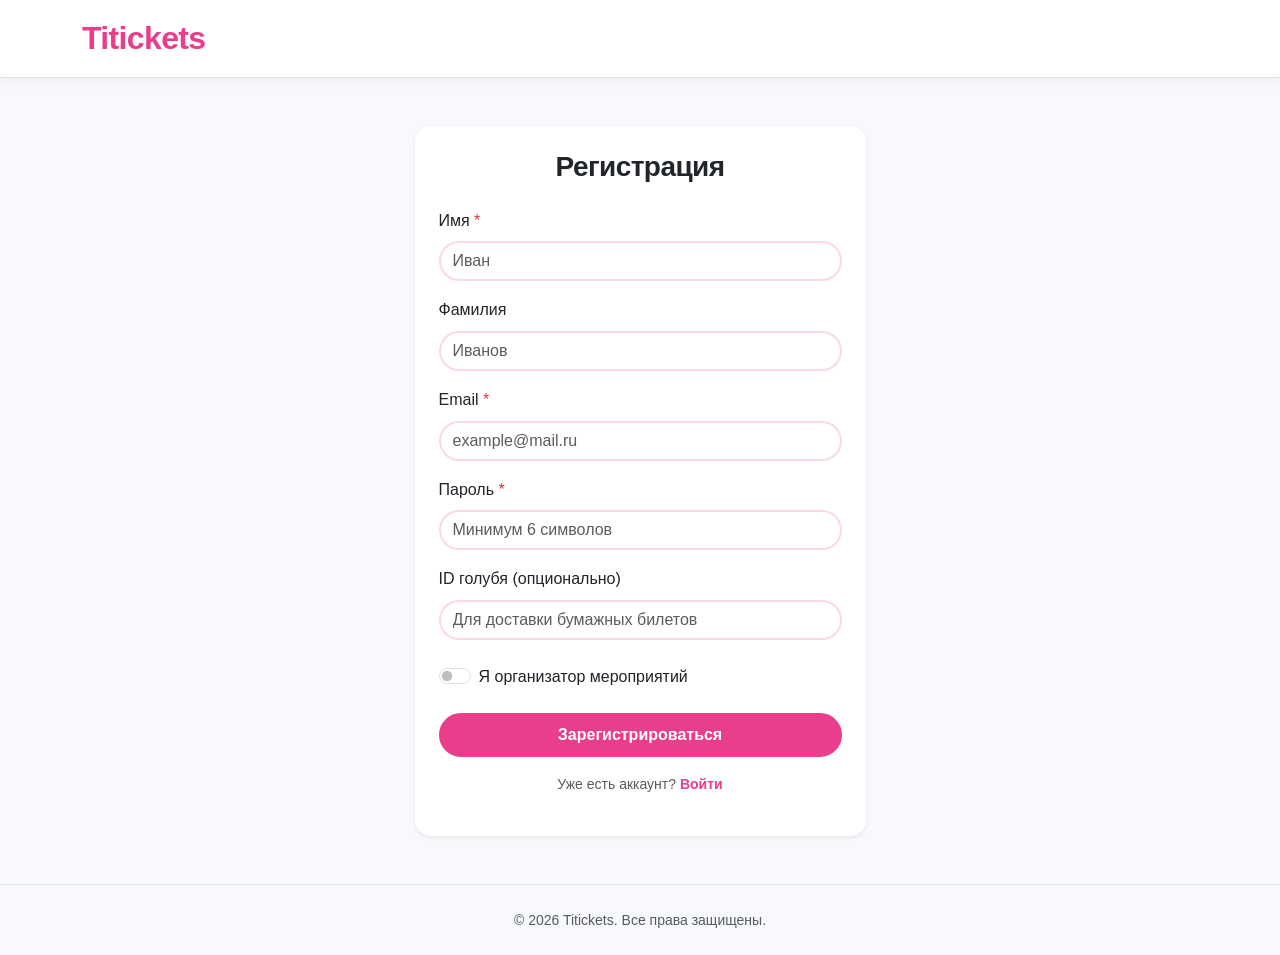
<file: J3210/Воложева Таисия/labs/lab1/TicketPlatform/register.html>
<!DOCTYPE html>
<html lang="ru">
<head>
    <meta charset="UTF-8">
    <meta name="viewport" content="width=device-width, initial-scale=1.0">
    <title>Регистрация — Titickets</title>
    <link href="https://cdn.jsdelivr.net/npm/bootstrap@5.3.8/dist/css/bootstrap.min.css" rel="stylesheet">
    <link rel="stylesheet" href="https://cdn.jsdelivr.net/npm/bootstrap-icons@1.11.3/font/bootstrap-icons.min.css">
    <link rel="stylesheet" href="styles.css" />
</head>
<body class="d-flex flex-column min-vh-100">
    <header class="navbar navbar-expand-lg border-bottom">
        <div class="container">
            <a class="navbar-brand fw-bold" href="index.html">Titickets</a>
        </div>
    </header>

    <main class="container my-5">
        <div class="row justify-content-center">
            <div class="col-md-6 col-lg-5">
                <div class="card border-0 shadow-sm rounded-4 p-4">
                    <h1 class="h3 fw-bold mb-4 text-center">Регистрация</h1>
                    
                    <div id="errorMsg" class="alert alert-danger mb-3" style="display: none;" aria-live="polite"></div>

                    <form id="registerForm">
                        <div class="mb-3">
                            <label for="name" class="form-label">Имя <span class="text-danger" aria-hidden="true">*</span></label>
                            <input type="text" id="name" class="form-control rounded-3" autocomplete="given-name" required placeholder="Иван">
                        </div>
                        <div class="mb-3">
                            <label for="surname" class="form-label">Фамилия</label>
                            <input type="text" id="surname" class="form-control rounded-3" autocomplete="family-name" placeholder="Иванов">
                        </div>
                        <div class="mb-3">
                            <label for="email" class="form-label">Email <span class="text-danger" aria-hidden="true">*</span></label>
                            <input type="email" id="email" class="form-control rounded-3" autocomplete="email" required placeholder="example@mail.ru">
                        </div>
                        <div class="mb-3">
                            <label for="password" class="form-label">Пароль <span class="text-danger" aria-hidden="true">*</span></label>
                            <input type="password" id="password" class="form-control rounded-3" autocomplete="new-password" required minlength="6" placeholder="Минимум 6 символов">
                        </div>
                        <div class="mb-4">
                            <label for="pigeonId" class="form-label">ID голубя (опционально)</label>
                            <input type="text" id="pigeonId" class="form-control rounded-3" placeholder="Для доставки бумажных билетов">
                        </div>

                        <div class="form-check form-switch mb-4">
                            <input class="form-check-input" type="checkbox" role="switch" id="isOrganizer">
                            <label class="form-check-label" for="isOrganizer">Я организатор мероприятий</label>
                        </div>

                        <fieldset id="organizerFields" style="display: none;" class="mb-4">
                            <legend>Данные организации</legend>
                            <div class="mb-3">
                                <label for="orgName" class="form-label">Название организации</label>
                                <input type="text" id="orgName" class="form-control rounded-3" placeholder="ООО 'Тикетс'">
                            </div>
                            <div class="mb-0">
                                <label for="orgPhone" class="form-label">Контактный телефон</label>
                                <input type="tel" id="orgPhone" class="form-control rounded-3" autocomplete="tel" placeholder="+7 (999) 000-00-00">
                            </div>
                        </fieldset>

                        <button type="submit" id="registerBtn" class="btn btn-rose w-100 rounded-pill py-2 fw-bold mb-3">Зарегистрироваться</button>
                        <p class="text-center text-muted small">
                            Уже есть аккаунт? <a href="login.html" class="text-rose fw-semibold text-decoration-none">Войти</a>
                        </p>
                    </form>
                </div>
            </div>
        </div>
    </main>

    <div id="loadingOverlay" class="spinner-overlay" style="display: none;" role="alert" aria-busy="true">
        <div class="spinner-box">
            <div class="spinner-border text-rose mb-3" role="status">
                <span class="visually-hidden">Загрузка...</span>
            </div>
            <p class="mb-0 fw-semibold">Создаем аккаунт...</p>
        </div>
    </div>

    <footer class="mt-auto py-4 border-top text-center text-muted small">
        © 2026 Titickets. Все права защищены.
    </footer>

    <script src="https://cdn.jsdelivr.net/npm/bootstrap@5.3.8/dist/js/bootstrap.bundle.min.js"></script>
    <script>
        const isOrganizerCheckbox = document.getElementById('isOrganizer');
        const organizerFields = document.getElementById('organizerFields');
        const registerForm = document.getElementById('registerForm');
        const loadingOverlay = document.getElementById('loadingOverlay');
        const errorDiv = document.getElementById('errorMsg');
        const registerBtn = document.getElementById('registerBtn');

        isOrganizerCheckbox.addEventListener('change', (e) => {
            organizerFields.style.display = e.target.checked ? 'block' : 'none';
        });

        function showLoading(show) {
            loadingOverlay.style.display = show ? 'flex' : 'none';
        }

        registerForm.addEventListener('submit', async (e) => {
            e.preventDefault();
            errorDiv.style.display = 'none';
            
            const name = document.getElementById('name').value.trim();
            const surname = document.getElementById('surname').value.trim();
            const email = document.getElementById('email').value.trim();
            const password = document.getElementById('password').value;
            const pigeonId = document.getElementById('pigeonId').value.trim();
            const isOrganizer = isOrganizerCheckbox.checked;

            showLoading(true);
            registerBtn.disabled = true;

            try {
                const usersRes = await fetch('http://localhost:3000/users');
                const users = await usersRes.json();
                
                if (users.some(u => u.email.toLowerCase() === email.toLowerCase())) {
                    throw new Error('Пользователь с таким email уже существует');
                }
                
                const userData = {
                    name,
                    surname: surname || '',
                    email,
                    password,
                    role: isOrganizer ? 'organizer' : 'user',
                    createdAt: new Date().toISOString()
                };

                if (pigeonId) userData.pigeonId = pigeonId;
                
                if (isOrganizer) {
                    userData.organizationName = document.getElementById('orgName').value.trim() || '';
                    userData.phone = document.getElementById('orgPhone').value.trim() || '';
                }

                const createRes = await fetch('http://localhost:3000/users', {
                    method: 'POST',
                    headers: { 'Content-Type': 'application/json' },
                    body: JSON.stringify(userData)
                });

                if (!createRes.ok) throw new Error('Ошибка сервера при регистрации');
                
                const createdUser = await createRes.json();

                const { password: _, ...safeUser } = createdUser;
                localStorage.setItem('accessToken', btoa(`${safeUser.email}:${Date.now()}`));
                localStorage.setItem('user', JSON.stringify(safeUser));
                
                window.location.replace(safeUser.role === 'organizer' ? 'organizerAcc.html' : 'personalAcc.html');

            } catch (err) {
                errorDiv.textContent = err.message || 'Произошла ошибка. Попробуйте позже.';
                errorDiv.style.display = 'block';
                window.scrollTo({ top: 0, behavior: 'smooth' });
                showLoading(false);
                registerBtn.disabled = false;
            }
        });
    </script>
</body>
</html>
</file>
<file: J3210/Воложева Таисия/labs/lab1/TicketPlatform/styles.css>
:root {
    --rose: #e83e8c;
    --rose-dark: #c2186b;
    --rose-light: #fce4f0;
    --shadow-sm: 0 8px 20px rgba(0, 0, 0, 0.02), 0 2px 6px rgba(0, 0, 0, 0.03);
    --shadow-hover: 0 20px 30px rgba(232, 62, 140, 0.08);
    --bg-main: #f8f9fc;
    --bg-card: #ffffff;
    --bg-navbar: #ffffff;
    --bg-input: #ffffff;
    --text-primary: #2d2d2d;
    --text-muted: #6c757d;
    --border-light: rgba(232, 62, 140, 0.2);
    --border-ultra-light: rgba(232, 62, 140, 0.08);
    --divider-color: rgba(232, 62, 140, 0.2);
}

@media (prefers-color-scheme: dark) {
    :root {
        --bg-main: #121212;
        --bg-card: #1e1e1e;
        --bg-navbar: #1a1a1a;
        --bg-input: #2d2d2d;
        --text-primary: #e1e1e1;
        --text-muted: #a0a0a0;
        --border-light: rgba(255, 255, 255, 0.15);
        --border-ultra-light: rgba(255, 255, 255, 0.1);
        --divider-color: rgba(255, 255, 255, 0.2);
        --shadow-sm: 0 8px 25px rgba(0, 0, 0, 0.4);
    }
    .quantity-input {
        color: #ffffff !important;
    }

    /* ?????????????: ???? ?????? +/� ????? ????? ?????, ???????? ?? ???????? */
    .quantity-btn {
        background-color: #3a3a3a !important;
        color: #ffffff !important;
        border: 1px solid #555;
    }

    .quantity-btn:hover {
        background-color: var(--rose) !important;
        color: white !important;
    }
}

body {
    font-family: 'Montserrat', sans-serif;
    background-color: var(--bg-main);
    color: var(--text-primary);
    line-height: 1.6;
    transition: background-color 0.3s, color 0.3s;
    scroll-behavior: smooth;
}

h1, h2, h3, h4, h5, .navbar-brand, .display-5 {
    font-family: 'Roboto', sans-serif;
    font-weight: 700;
    letter-spacing: -0.02em;
}

.navbar {
    background-color: var(--bg-navbar) !important;
    box-shadow: var(--shadow-sm);
    transition: background-color 0.3s;
}

.navbar-brand {
    font-size: 2rem;
    color: var(--rose) !important;
    transition: color 0.2s;
}

.navbar-brand:hover {
    color: var(--rose-dark) !important;
}

.btn-outline-primary,
.btn-primary,
.btn-rose,
.btn-outline-rose {
    border-radius: 50px;
    border-width: 2px;
    font-weight: 600;
    transition: all 0.25s ease;
}

.btn-outline-primary {
    color: var(--rose);
    border-color: var(--rose);
}

.btn-outline-primary:hover,
.btn-outline-rose:hover {
    background-color: var(--rose);
    border-color: var(--rose);
    color: white;
    transform: translateY(-3px);
    box-shadow: 0 10px 20px rgba(232, 62, 140, 0.2);
}

.btn-primary,
.btn-rose {
    background-color: var(--rose);
    border-color: var(--rose);
    color: white;
}

.btn-primary:hover,
.btn-rose:hover {
    background-color: var(--rose-dark);
    border-color: var(--rose-dark);
    transform: translateY(-3px);
    box-shadow: 0 10px 20px rgba(232, 62, 140, 0.25);
}

.btn-outline-rose {
    background: transparent;
    color: var(--rose);
    border-color: var(--rose);
}

.btn-outline-secondary {
    border-color: var(--border-light);
    color: var(--rose);
}

.btn-outline-secondary:hover {
    background-color: var(--rose);
    border-color: var(--rose);
    color: white;
}

.event-card {
    background-color: var(--bg-card);
    border-radius: 30px;
    padding: 2rem;
    box-shadow: var(--shadow-sm);
    border: 1px solid var(--border-ultra-light);
    transition: all 0.3s;
}

.event-card:hover {
    box-shadow: var(--shadow-hover);
    transform: translateY(-5px);
}

.event-card .badge {
    background-color: var(--rose-light);
    color: var(--rose-dark);
    font-weight: 500;
    border: 1px solid var(--border-light);
}

.event-info p {
    margin-bottom: 0.75rem;
    display: flex;
    align-items: center;
    gap: 0.5rem;
}

.event-info i {
    color: var(--rose);
    font-size: 1.3rem;
    width: 1.8rem;
}

.form-control,
.form-select {
    background-color: var(--bg-input) !important;
    color: var(--text-primary) !important;
    border: 2px solid var(--border-light) !important;
    border-radius: 50px !important;
}

.form-control:focus,
.form-select:focus {
    border-color: var(--rose) !important;
    box-shadow: 0 0 0 0.25rem rgba(232, 62, 140, 0.25) !important;
    outline: none;
}

.form-label i,
.form-check i {
    color: var(--rose);
}

.divider {
    display: flex;
    align-items: center;
    text-align: center;
    color: var(--text-muted);
    font-size: 0.9rem;
}

.divider::before,
.divider::after {
    content: '';
    flex: 1;
    border-bottom: 1px solid var(--divider-color);
}

.divider::before { margin-right: 1rem; }
.divider::after { margin-left: 1rem; }

.pigeon-btn {
    width: 50px;
    height: 50px;
    padding: 0;
    display: flex;
    align-items: center;
    justify-content: center;
    font-size: 1.8rem;
    border-width: 2px;
    background-color: var(--bg-card) !important;
    color: var(--rose);
    transition: all 0.25s ease;
}

.pigeon-btn:hover {
    transform: translateY(-3px) scale(1.05);
    background-color: var(--rose);
    color: white;
    box-shadow: 0 10px 20px rgba(232, 62, 140, 0.25);
}

.review-card {
    border: none;
    border-radius: 24px;
    background-color: var(--bg-card) !important;
    box-shadow: var(--shadow-sm);
    transition: all 0.3s;
    height: 100%;
    border: 1px solid var(--border-ultra-light);
}

.review-card:hover {
    transform: translateY(-8px);
    box-shadow: 0 25px 35px -10px rgba(232, 62, 140, 0.15);
}

.review-card .card-body {
    padding: 2rem 1.5rem;
}

.modal-content {
    background-color: var(--bg-card) !important;
    color: var(--text-primary);
    border: none;
    border-radius: 28px;
    box-shadow: 0 30px 50px rgba(0, 0, 0, 0.2);
}

.modal-header {
    border-bottom: 1px solid var(--border-ultra-light);
    padding: 1.5rem 2rem;
}

.modal-footer {
    border-top: 1px solid var(--border-ultra-light);
    padding: 1.2rem 2rem;
}

.modal-header .btn-close {
    transition: transform 0.2s;
    filter: invert(var(--dark-mode-invert, 0));
}

@media (prefers-color-scheme: dark) {
    .modal-header .btn-close {
        --dark-mode-invert: 1;
    }
}

.modal-header .btn-close:hover {
    transform: rotate(90deg);
}

.img-highlight {
    border-radius: 30px;
    box-shadow: 0 20px 30px -8px rgba(232, 62, 140, 0.15);
    transition: transform 0.4s ease, box-shadow 0.4s;
}

.img-highlight:hover {
    transform: scale(1.01);
    box-shadow: 0 25px 35px -5px rgba(232, 62, 140, 0.25);
}

.section-title {
    color: var(--rose);
    font-size: 2rem;
    position: relative;
    display: inline-block;
    padding-bottom: 0.5rem;
    margin-bottom: 2rem;
}

.section-title::after {
    content: '';
    position: absolute;
    bottom: 0;
    left: 50%;
    transform: translateX(-50%);
    width: 80px;
    height: 3px;
    background: linear-gradient(90deg, transparent, var(--rose), transparent);
    border-radius: 2px;
}

.lead {
    font-size: 1.2rem;
    font-weight: 400;
    color: var(--text-primary);
    border-left: 4px solid var(--rose);
    padding-left: 1.2rem;
    margin-top: 1.2rem;
    opacity: 0.9;
}

.form-check-input:checked {
    background-color: var(--rose);
    border-color: var(--rose);
}

.form-check-input:focus {
    border-color: var(--rose);
    box-shadow: 0 0 0 0.25rem rgba(232, 62, 140, 0.25);
}

.form-check-label a {
    color: var(--rose);
    transition: color 0.2s;
}

.form-check-label a:hover {
    color: var(--rose-dark);
    text-decoration: underline;
}

/* ????????? ??? ?????? ????: ??????????????? ??????? ??????? Bootstrap */
@media (prefers-color-scheme: dark) {
    .bg-white, .bg-light, .card, .dropdown-menu, .list-group-item {
        background-color: var(--bg-card) !important;
        color: var(--text-primary) !important;
    }
    .text-dark, .text-black, .text-body {
        color: var(--text-primary) !important;
    }
    .text-muted {
        color: var(--text-muted) !important;
    }
    .border, .border-light, .border-secondary {
        border-color: var(--border-light) !important;
    }
    .alert-warning {
        background-color: #664d03;
        color: #ffecb3;
        border-color: #856404;
    }
    .alert-danger {
        background-color: #6b2e2e;
        color: #f8d7da;
        border-color: #a94442;
    }
    .alert-success {
        background-color: #1e4620;
        color: #d4edda;
        border-color: #2e6b2f;
    }
    .btn-close {
        filter: invert(1);
    }
    .dropdown-menu {
        background-color: var(--bg-card) !important;
        border-color: var(--border-light) !important;
    }
    .dropdown-item {
        color: var(--text-primary) !important;
    }
    .dropdown-item:hover {
        background-color: var(--rose-light) !important;
        color: var(--rose-dark) !important;
    }
    .form-control, .form-select {
        background-color: var(--bg-input) !important;
        color: var(--text-primary) !important;
    }
    /* ??????????? ????????????? ? ?????? ???? */
    .form-control::placeholder,
    .form-select::placeholder,
    input::placeholder,
    textarea::placeholder {
        color: #b0b0b0 !important;
        opacity: 1 !important;
    }
    .form-control-lg::placeholder,
    .form-select-lg::placeholder {
        color: #b0b0b0 !important;
    }
    .quantity-selector {
        background-color: var(--bg-main) !important;
    }
    .quantity-btn {
        background-color: var(--bg-card) !important;
        color: var(--text-primary);
    }
}

/* ????? ????? ??? ?????????, ????????????? ?? ?????????? ????????? */
.spinner-overlay {
    position: fixed;
    top: 0;
    left: 0;
    width: 100%;
    height: 100%;
    background: rgba(0, 0, 0, 0.5);
    display: flex;
    justify-content: center;
    align-items: center;
    z-index: 9999;
}

.spinner-box {
    background: white;
    padding: 30px;
    border-radius: 20px;
    text-align: center;
    box-shadow: 0 5px 20px rgba(0, 0, 0, 0.3);
}

fieldset {
    border: none;
    padding: 0;
    margin: 0;
}

legend {
    float: left;
    width: 100%;
    margin-bottom: 0.5rem;
    font-size: 1.1rem;
    font-weight: 600;
}

/* ?????? ??? ?????????? ??????? ??????? */
.dropdown-menu {
    max-height: 200px;
    overflow-y: auto;
    background-color: var(--bg-card) !important;
    border-color: var(--border-light) !important;
}

.city-dropdown-item {
    cursor: pointer;
    color: var(--text-primary) !important;
}

.city-dropdown-item:hover {
    background-color: var(--rose-light) !important;
    color: var(--rose-dark) !important;
}

/* ????????? ?????????? ??????? (???????????? ? event.html) */
.quantity-selector {
    display: flex;
    align-items: center;
    gap: 10px;
    background: #f8f9fa;
    padding: 5px;
    border-radius: 50px;
    width: fit-content;
    background-color: var(--bg-main) !important;
}

.quantity-btn {
    width: 35px;
    height: 35px;
    border-radius: 50%;
    border: none;
    background: white;
    color: var(--rose);
    font-size: 1.2rem;
    font-weight: bold;
    cursor: pointer;
    transition: 0.2s;
    box-shadow: 0 2px 5px rgba(0, 0, 0, 0.1);
    background-color: var(--bg-card) !important;
}

.quantity-btn:hover {
    background: var(--rose);
    color: white;
    transform: scale(1.05);
}

.quantity-input {
    width: 60px;
    text-align: center;
    border: none;
    background: transparent;
    font-size: 1.2rem;
    font-weight: bold;
}

.total-price {
    font-size: 1.1rem;
    color: var(--rose);
    font-weight: bold;
}

.available-tickets {
    font-size: 0.9rem;
    color: #6c757d;
}

/* ??????????????? ??????? */
.visually-hidden {
    position: absolute !important;
    width: 1px !important;
    height: 1px !important;
    padding: 0 !important;
    margin: -1px !important;
    overflow: hidden !important;
    clip: rect(0, 0, 0, 0) !important;
    white-space: nowrap !important;
    border: 0 !important;
}

.text-rose {
    color: var(--rose) !important;
}

.bg-rose {
    background-color: var(--rose) !important;
}

.bg-rose-subtle {
    background-color: var(--rose-light) !important;
}

.border-rose {
    border-color: var(--rose) !important;
}

.progress-bar.bg-rose {
    background-color: var(--rose) !important;
}

.badge.bg-success {
    background-color: #28a745 !important;
}

.badge.bg-warning {
    background-color: #ffc107 !important;
    color: #000;
}

/* ????? ??? ???????? ??????? ???????? ? ???????????? */
.event-item {
    transition: all 0.2s;
}

.event-item:hover {
    background-color: rgba(232, 62, 140, 0.05);
    transform: translateX(5px);
}

.return-item {
    border-left: 3px solid var(--rose);
    transition: all 0.2s;
}

.return-item:hover {
    background-color: rgba(232, 62, 140, 0.05);
}

.status-badge {
    font-size: 0.75rem;
    padding: 0.25rem 0.5rem;
}

.status-pending {
    background-color: #ffc107;
    color: #000;
}

.status-approved {
    background-color: #198754;
    color: #fff;
}

.nav-tabs .nav-link {
    color: var(--rose);
    border: none;
    font-weight: 500;
}

.nav-tabs .nav-link.active {
    color: var(--rose);
    background-color: var(--rose-light);
    border-radius: 10px;
}

.profile-field {
    border-bottom: 2px dashed #dee2e6;
    padding: 10px 0;
}

.profile-label {
    font-weight: 600;
    color: var(--rose);
}

.ticket-quantity {
    background-color: var(--rose-light);
    color: var(--rose);
    padding: 2px 8px;
    border-radius: 20px;
    font-size: 0.8rem;
    font-weight: 600;
}

.grouped-ticket-card {
    transition: transform 0.2s;
}

.grouped-ticket-card:hover {
    transform: translateY(-3px);
}

/* ??????? ??? ????????? ????????? */
@media (max-width: 768px) {
    .nav-pills .nav-link {
        padding: 0.5rem 1rem;
        font-size: 0.9rem;
    }
    .nav-pills .nav-link i {
        margin-right: 0.25rem;
    }
}

.icon-svg {
  width: 1em;
  height: 1em;
  fill: currentColor; /* ?????? ????? ???? ?? ?????, ??? ? ????? ?????? */
  vertical-align: middle;
  display: inline-block;
}
</file>
